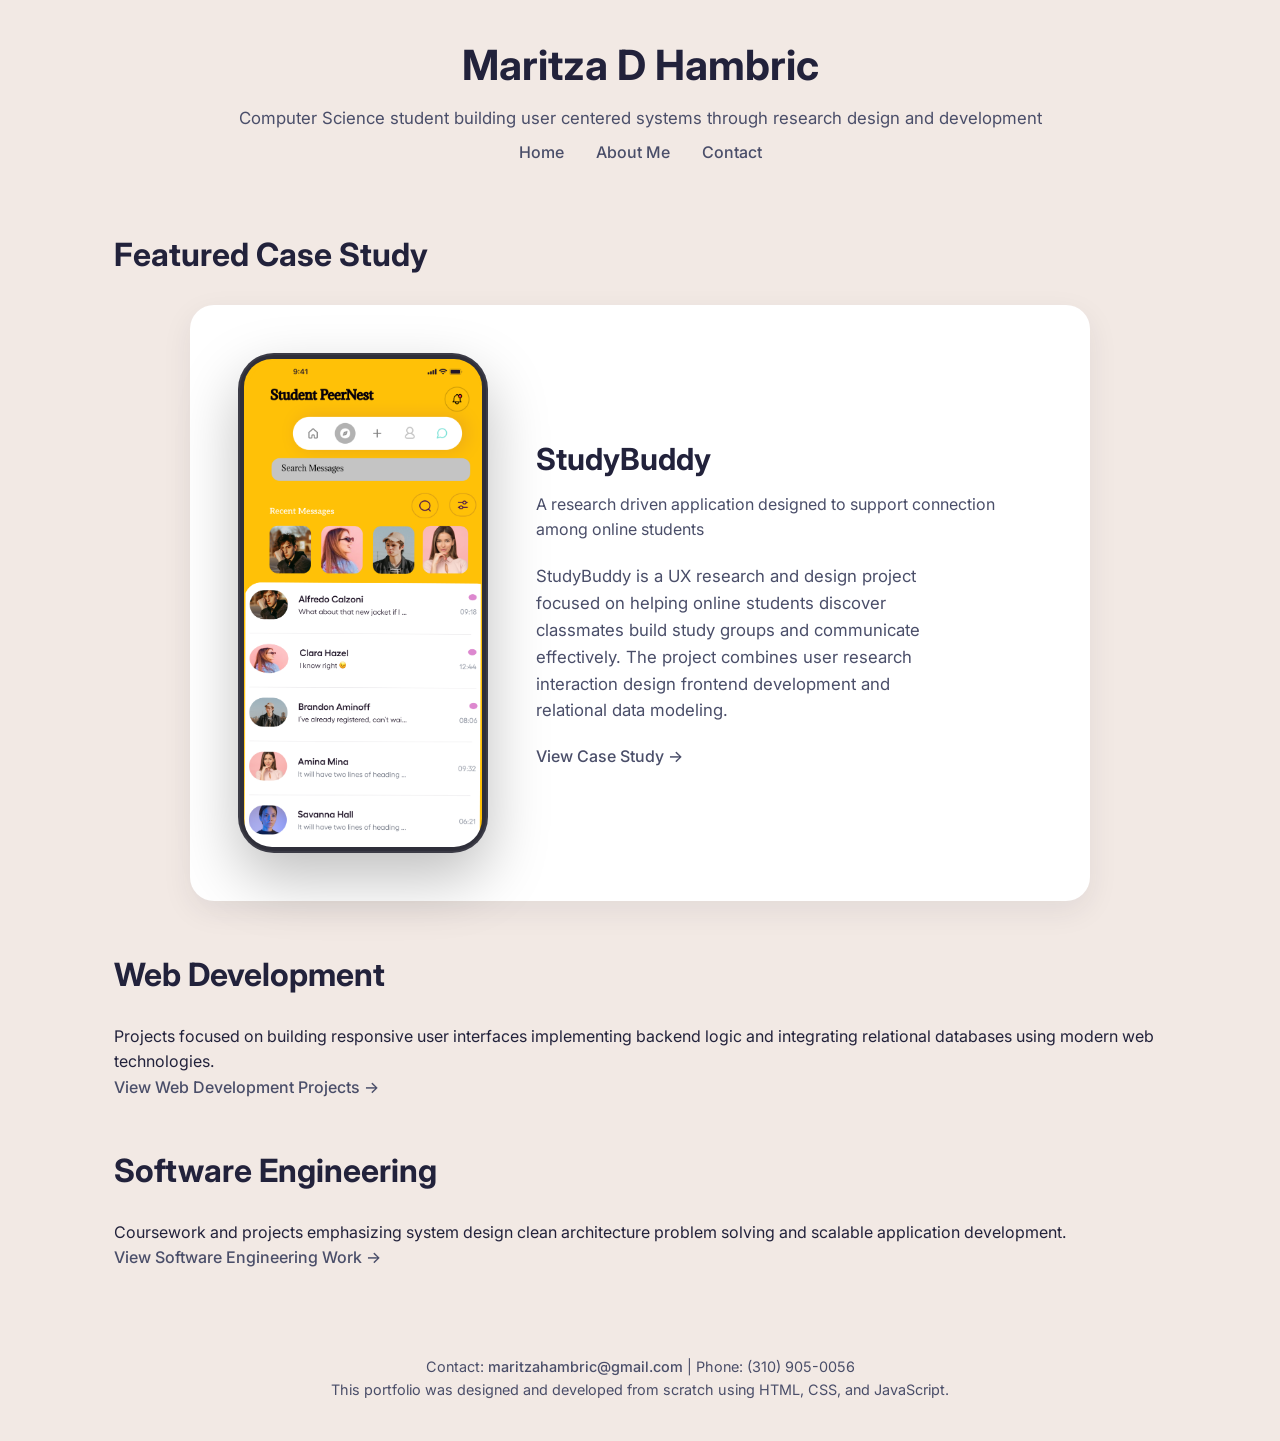
<file: Index.html>
<!DOCTYPE html>
<html lang="en">
<head>
  <meta charset="UTF-8" />
  <meta name="viewport" content="width=device-width, initial-scale=1" />

  <title>Home – Maritza Hambric Portfolio </title>

  <link href="https://fonts.googleapis.com/css2?family=Inter:wght@400;500;600;700&display=swap" rel="stylesheet">
  <link rel="stylesheet" href="styles.css" />
</head>

<body>
  <!-- Header -->
  <header>
    <h1>Maritza D Hambric</h1>
    <p class="hero-subtitle">
      Computer Science student building user centered systems through research design and development
    </p>
    
    

    <nav>
      <ul>
        <li><a href="index.html">Home</a></li>
        <li><a href="about.html">About Me</a></li>
        <li><a href="contact.html">Contact</a></li>
      </ul>
    </nav>
  </header>

  <!-- Case Study -->
  <section id="case-studies">
    <h2>Featured Case Study</h2>

    <div class="case-study-card">
      <figure>
        <div class="phone-frame">
          <div class="prototype-phone">
            <img
              src="images/Messanger.png"
              alt="StudyBuddy messaging interface"
            />
          </div>
        </div>
      </figure>

      <div class="case-study-content">
        <h3>StudyBuddy</h3>
        <p class="case-study-tagline">
          A research driven application designed to support connection among online students
        </p>

        <p class="short-description">
          StudyBuddy is a UX research and design project focused on helping online students
          discover classmates build study groups and communicate effectively.
          The project combines user research interaction design frontend development
          and relational data modeling.
        </p>

        <a href="studybuddy.html" class="read-more">View Case Study</a>
      </div>
    </div>
  </section>

  <!-- Web Development -->
  <section id="web-development">
    <h2>Web Development</h2>
    <p>
      Projects focused on building responsive user interfaces implementing backend logic
      and integrating relational databases using modern web technologies.
    </p>
    <a
      href="https://github.com/your-username/your-project"
      target="_blank"
      class="project-link"
    >
      View Web Development Projects
    </a>
  </section>

  <!-- Software Engineering -->
  <section id="software-engineering">
    <h2>Software Engineering</h2>
    <p>
      Coursework and projects emphasizing system design clean architecture
      problem solving and scalable application development.
    </p>
    <a
      href="https://github.com/your-username/your-software-engineering-project"
      target="_blank"
      class="project-link"
    >
      View Software Engineering Work
    </a>
  </section>

  <!-- Footer -->
  <footer>
    
    <p>
      Contact:
      <a href="mailto:maritzahambric@gmail.com">maritzahambric@gmail.com</a>
      | Phone: (310) 905-0056
    </p>

    <p>
    This portfolio was designed and developed from scratch using HTML, CSS, and JavaScript.
    </p>
  </footer>
</body>
</html>
</file>
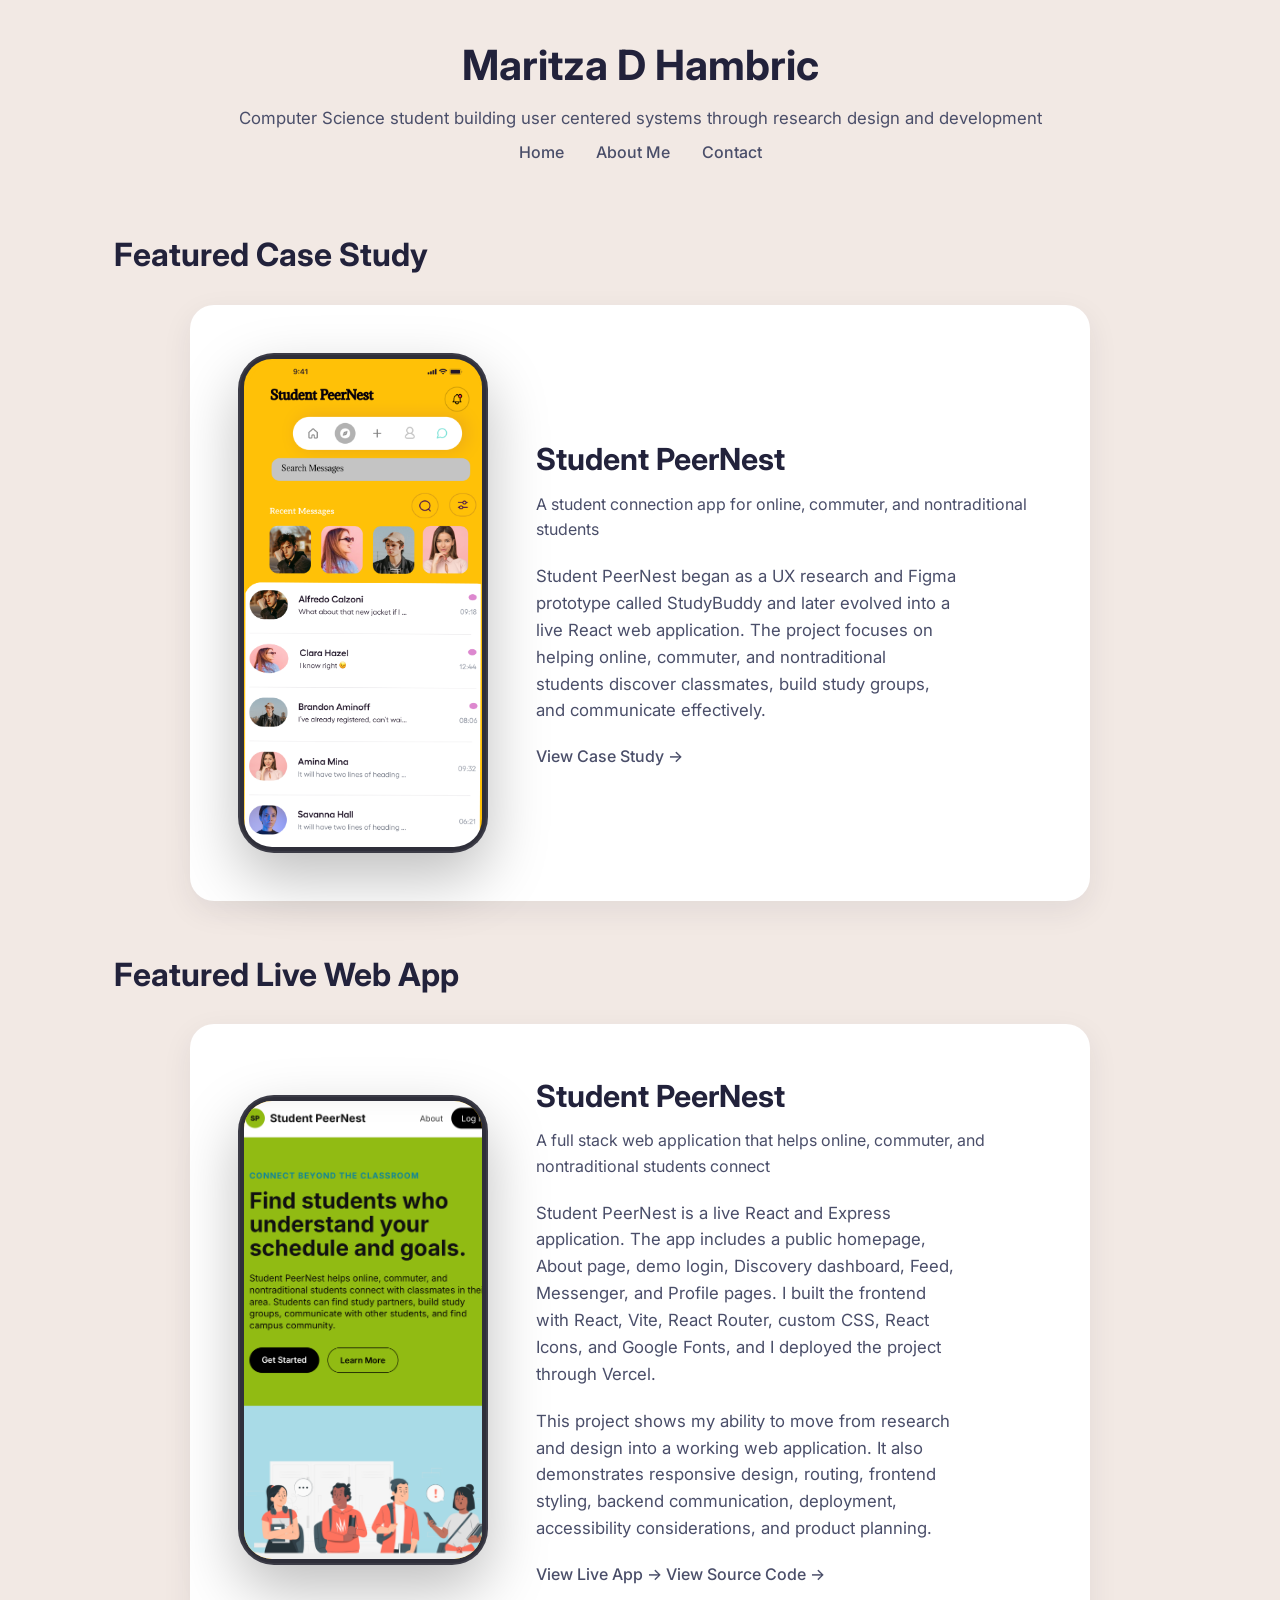
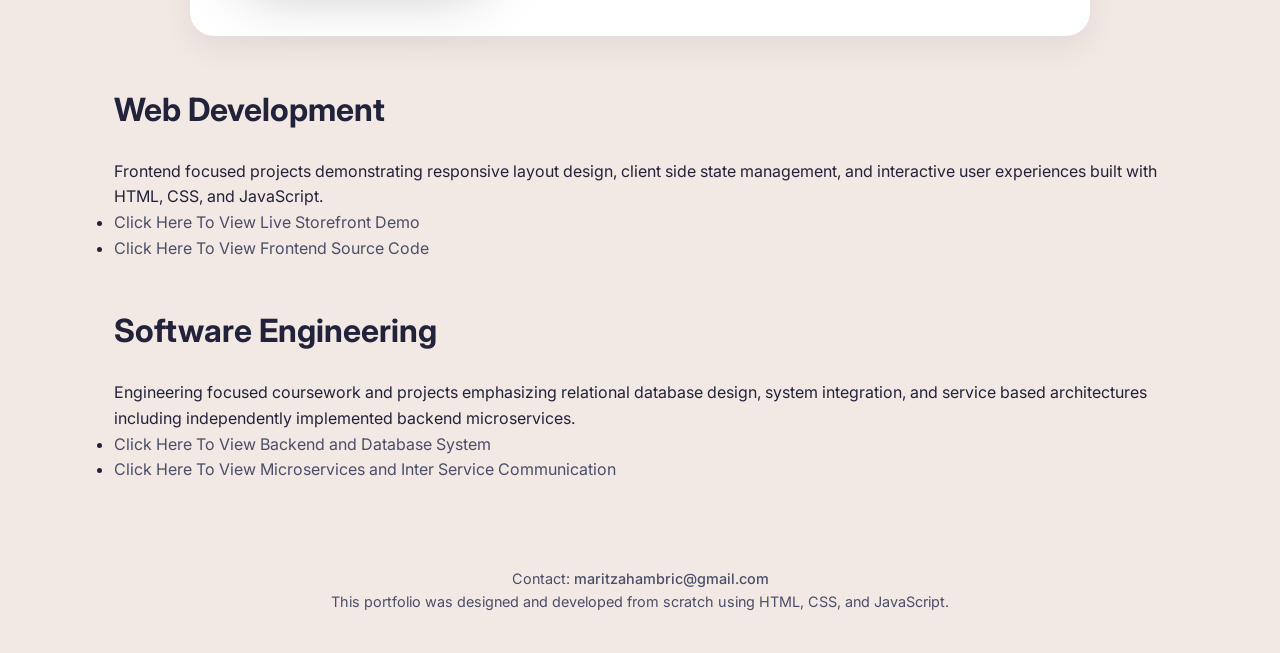
<file: index.html>
<!DOCTYPE html>
<html lang="en">
<head>
  <meta charset="UTF-8" />
  <meta name="viewport" content="width=device-width, initial-scale=1" />

  <title>Home – Maritza Hambric Portfolio</title>

  <link href="https://fonts.googleapis.com/css2?family=Inter:wght@400;500;600;700&display=swap" rel="stylesheet">
  <link rel="stylesheet" href="styles.css" />
</head>

<body>
  <!-- Header -->
  <header>
    <h1>Maritza D Hambric</h1>
    <p class="hero-subtitle">
      Computer Science student building user centered systems through research design and development
    </p>

    <nav>
      <ul>
        <li><a href="index.html">Home</a></li>
        <li><a href="about.html">About Me</a></li>
        <li><a href="contact.html">Contact</a></li>
      </ul>
    </nav>
  </header>

  <!-- Case Study -->
  <section id="case-studies">
    <h2>Featured Case Study</h2>

    <div class="case-study-card">
      <figure>
        <div class="phone-frame">
          <div class="prototype-phone">
            <img
              src="images/Messanger.png"
              alt="Student PeerNest messaging interface"
            />
          </div>
        </div>
      </figure>

      <div class="case-study-content">
        <h3>Student PeerNest</h3>
        <p class="case-study-tagline">
            A student connection app for online, commuter, and nontraditional students
        </p>

        <p class="short-description">
            Student PeerNest began as a UX research and Figma prototype called StudyBuddy and later evolved into a live React web application.
            The project focuses on helping online, commuter, and nontraditional students discover classmates, build study groups, and communicate effectively.

        </p>

        <a href="student-peernest.html" class="read-more">View Case Study</a>
      </div>
    </div>
  </section>

  <!-- Student PeerNest Live Project -->
  <section id="student-peernest">
    <h2>Featured Live Web App</h2>

    <div class="case-study-card">
      <figure class="live-app-preview">
        <div class="phone-frame">
          <div class="prototype-phone">
            <img
              src="images/student-peernest.png"
              alt="Student PeerNest live web app dashboard"
            />
          </div>
        </div>
      </figure>

      <div class="case-study-content">
        <h3>Student PeerNest</h3>

        <p class="case-study-tagline">
          A full stack web application that helps online, commuter, and nontraditional students connect
        </p>

        <p class="short-description">
          Student PeerNest is a live React and Express application. The app includes a public homepage, About page, demo login,
          Discovery dashboard, Feed, Messenger, and Profile pages. I built the frontend with
          React, Vite, React Router, custom CSS, React Icons, and Google Fonts, and I deployed
          the project through Vercel.
        </p>

        <p class="short-description">
          This project shows my ability to move from research and design into a working web
          application. It also demonstrates responsive design, routing, frontend styling,
          backend communication, deployment, accessibility considerations, and product planning.
        </p>

        <div class="project-links">
          <a
            href="https://student-peernest-rho.vercel.app"
            target="_blank"
            class="read-more"
          >
            View Live App
          </a>

          <a
            href="https://github.com/mhambric/Student-PeerNest"
            target="_blank"
            class="read-more secondary-link"
          >
            View Source Code
          </a>
        </div>
      </div>
    </div>
  </section>

  <!-- Web Development -->
  <section id="web-development">
    <h2>Web Development</h2>
    <p>
      Frontend focused projects demonstrating responsive layout design,
      client side state management, and interactive user experiences
      built with HTML, CSS, and JavaScript.
    </p>

    <ul>
      <li>
        <a href="https://exotic-fruit-frontend.vercel.app/" target="_blank">
          Click Here To View Live Storefront Demo
        </a>
      </li>
    </ul>

    <ul>
      <li>
        <a href="https://github.com/mhambric/exotic-fruit-frontend" target="_blank">
          Click Here To View Frontend Source Code
        </a>
      </li>
    </ul>
  </section>

  <!-- Software Engineering -->
  <section id="software-engineering">
    <h2>Software Engineering</h2>

    <p>
      Engineering focused coursework and projects emphasizing relational database design,
      system integration, and service based architectures including independently
      implemented backend microservices.
    </p>

    <ul>
      <li>
        <a href="https://github.com/mhambric/exotic-fruit-database" target="_blank">
          Click Here To View Backend and Database System
        </a>
      </li>

      <li>
        <a href="https://github.com/mhambric/exotic-fruit-microservices" target="_blank">
          Click Here To View Microservices and Inter Service Communication
        </a>
      </li>
    </ul>
  </section>

  <!-- Footer -->
  <footer>
    <p>
      Contact:
      <a href="mailto:maritzahambric@gmail.com">maritzahambric@gmail.com</a>
    </p>

    <p>
      This portfolio was designed and developed from scratch using HTML, CSS, and JavaScript.
    </p>
  </footer>
</body>
</html>
</file>
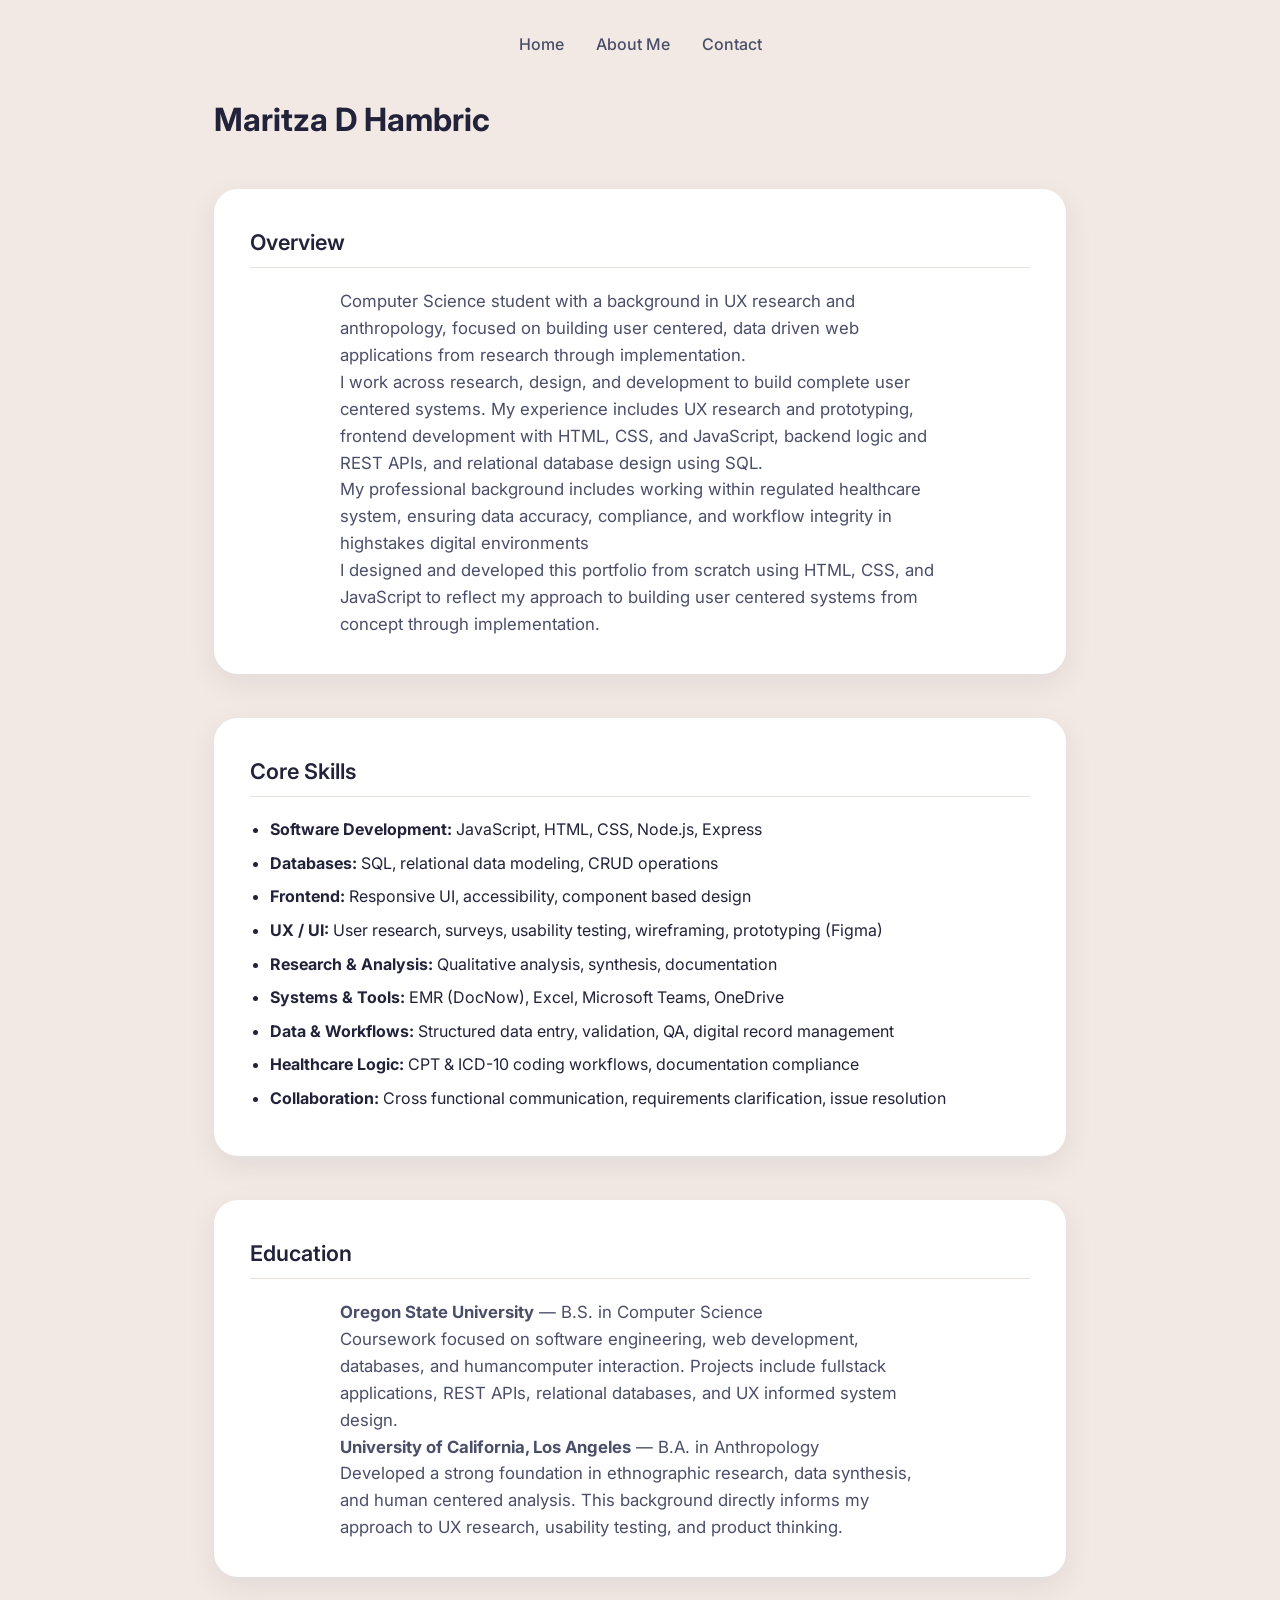
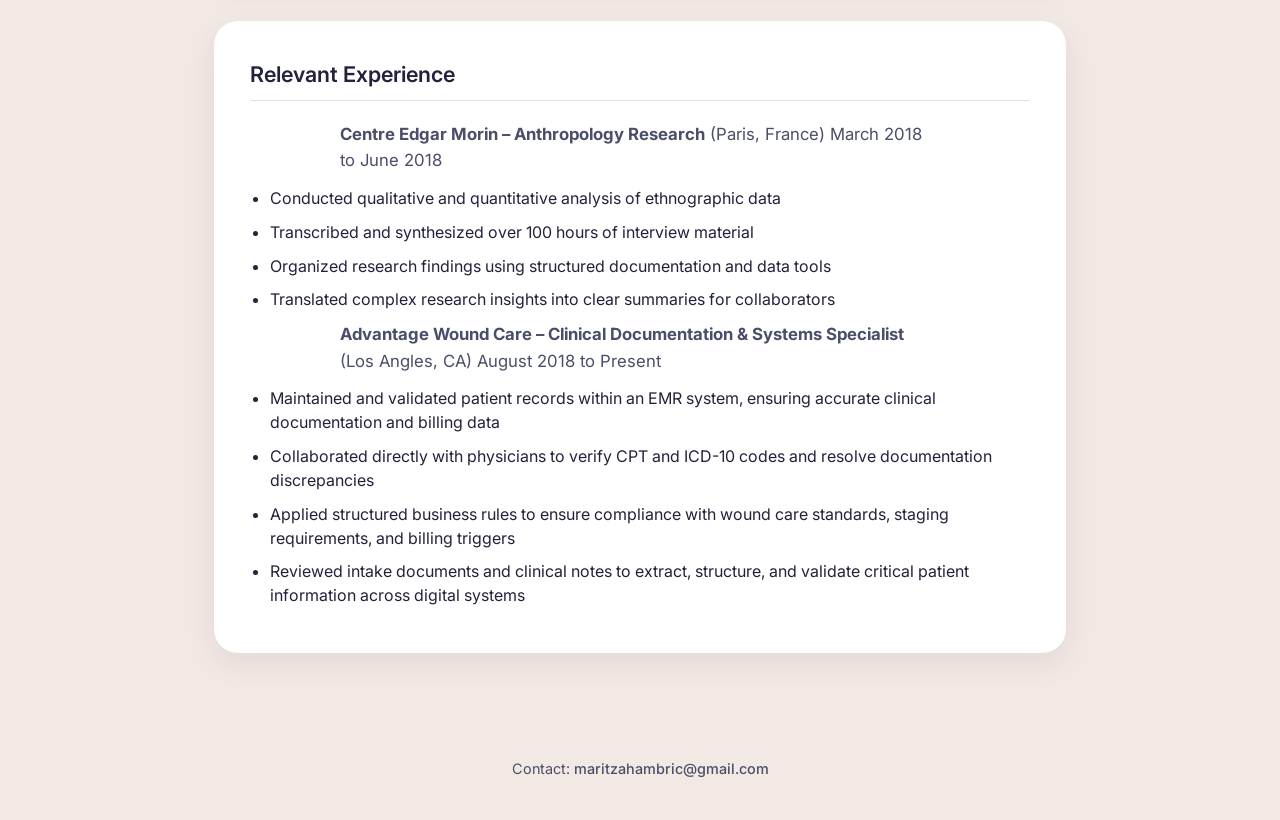
<file: about.html>
<!DOCTYPE html>
<html lang="en">
<head>
  <meta charset="UTF-8" />
  <meta name="viewport" content="width=device-width, initial-scale=1" />

  <title>About Me - Maritza Hambric</title>

  <link href="https://fonts.googleapis.com/css2?family=Inter:wght@400;500;600;700&display=swap" rel="stylesheet">
  <link rel="stylesheet" href="styles.css" />
</head>

<body>
  <!-- Header -->
  <header>
    <nav>
      <ul>
        <li><a href="index.html">Home</a></li>
        <li><a href="about.html">About Me</a></li>
        <li><a href="contact.html">Contact</a></li>
      </ul>
    </nav>
  </header>

  <!-- Main content -->
  <main class="about-container">
    <h1 class="about-name">Maritza D Hambric</h1>

    <!-- Overview -->
    <section class="about-section">
      <h2 class="section-title">Overview</h2>
      <p>
        Computer Science student with a background in UX research and anthropology, focused on building
        user centered, data driven web applications from research through implementation.
      </p>
      <p>
        I work across research, design, and development to build complete user centered systems. My experience includes
        UX research and prototyping, frontend development with HTML, CSS, and JavaScript, backend logic and REST APIs,
        and relational database design using SQL.
      </p>
      <p>
        My professional background includes working within regulated healthcare system,
        ensuring data accuracy, compliance, and workflow integrity in highstakes digital environments
      </p>
      <p>
        I designed and developed this portfolio from scratch using HTML, CSS, and JavaScript to reflect my approach to
        building user centered systems from concept through implementation.
      </p>
    </section>

    <!-- Core Skills -->
    <section class="about-section">
      <h2 class="section-title">Core Skills</h2>
      <ul class="about-list">
        <li><strong>Software Development:</strong> JavaScript, HTML, CSS, Node.js, Express</li>
        <li><strong>Databases:</strong> SQL, relational data modeling, CRUD operations</li>
        <li><strong>Frontend:</strong> Responsive UI, accessibility, component based design</li>
        <li><strong>UX / UI:</strong> User research, surveys, usability testing, wireframing, prototyping (Figma)</li>
        <li><strong>Research & Analysis:</strong> Qualitative analysis, synthesis, documentation</li>
        <li><strong>Systems & Tools:</strong> EMR (DocNow), Excel, Microsoft Teams, OneDrive</li>
        <li><strong>Data & Workflows:</strong> Structured data entry, validation, QA, digital record management</li>
        <li><strong>Healthcare Logic:</strong> CPT & ICD-10 coding workflows, documentation compliance</li>
        <li><strong>Collaboration:</strong> Cross functional communication, requirements clarification, issue resolution</li>
      </ul>

    </section>

    <!-- Education -->
    <section class="about-section">
      <h2 class="section-title">Education</h2>

      <p><strong>Oregon State University</strong> — B.S. in Computer Science</p>
      <p>
        Coursework focused on software engineering, web development, databases, and humancomputer interaction.
        Projects include fullstack applications, REST APIs, relational databases, and UX informed system design.
      </p>

      <p><strong>University of California, Los Angeles</strong> — B.A. in Anthropology</p>
      <p>
        Developed a strong foundation in ethnographic research, data synthesis, and human centered analysis.
        This background directly informs my approach to UX research, usability testing, and product thinking.
      </p>
    </section>

    <!-- Relevant Experience -->
    <section class="about-section">
      <h2 class="section-title">Relevant Experience</h2>

      <p><strong>Centre Edgar Morin – Anthropology Research</strong> (Paris, France) March 2018 to June 2018</p>
      <ul class="about-list">
        <li>Conducted qualitative and quantitative analysis of ethnographic data</li>
        <li>Transcribed and synthesized over 100 hours of interview material</li>
        <li>Organized research findings using structured documentation and data tools</li>
        <li>Translated complex research insights into clear summaries for collaborators</li>
      </ul>

      <p><strong>Advantage Wound Care – Clinical Documentation & Systems Specialist</strong> (Los Angles, CA) August 2018 to Present</p>
      <ul class="about-list">
        <li>Maintained and validated patient records within an EMR system, ensuring accurate clinical documentation and billing data</li>
        <li>Collaborated directly with physicians to verify CPT and ICD-10 codes and resolve documentation discrepancies</li>
        <li>Applied structured business rules to ensure compliance with wound care standards, staging requirements, and billing triggers</li>
        <li>Reviewed intake documents and clinical notes to extract, structure, and validate critical patient information across digital systems</li>
      </ul>


    </section>
  </main>

  <!-- Footer -->
  <footer>
    <p>
      Contact:
      <a href="mailto:maritzahambric@gmail.com">maritzahambric@gmail.com</a>
    </p>
  </footer>
</body>
</html>
</file>
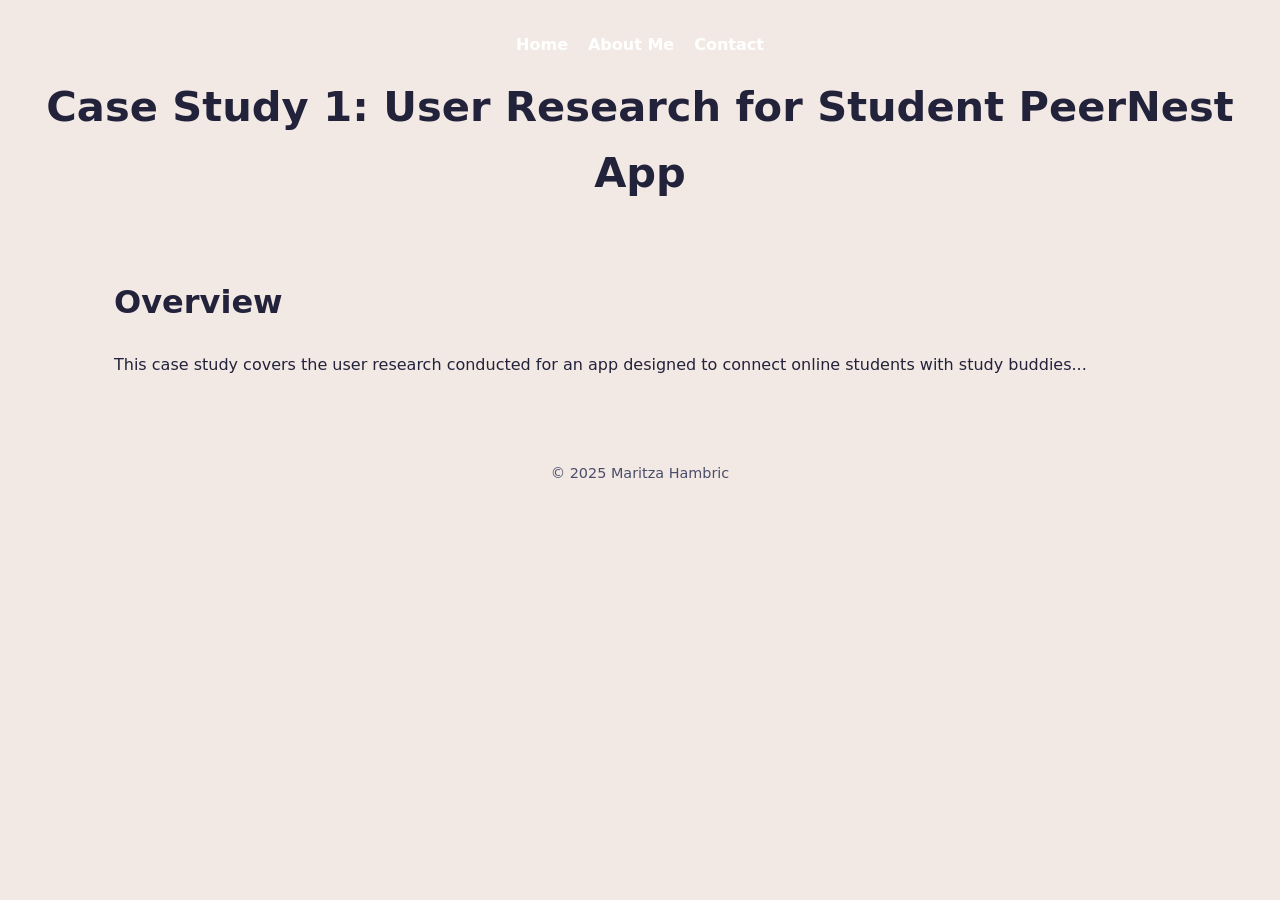
<file: case-study1.html>
<!DOCTYPE html>
<html lang="en">
<head>
  <meta charset="UTF-8" />
  <meta name="viewport" content="width=device-width, initial-scale=1" />
  <title>Case Study 1: User Research for Student PeerNest App</title>
  <link rel="stylesheet" href="styles.css" />
  <style>
    /* Add some spacing below header for content */
    header {
      margin-bottom: 2rem;
      text-align: center; /* keeps consistent with styles.css */
    }

    nav ul {
      display: flex;
      justify-content: center;
      gap: 20px;
      padding: 0;
      margin: 0 0 1rem 0;
      list-style: none;
    }

    nav ul li a {
      font-weight: bold;
      font-size: 1rem;
      color: white; /* consistent with header text */
      text-decoration: none;
    }

    nav ul li a:hover {
      text-decoration: underline;
      color: #ddd;
    }
  </style>
</head>
<body>
  <header>
    <nav>
      <ul>
        <li><a href="index.html">Home</a></li>
        <li><a href="about.html">About Me</a></li>
        <li><a href="contact.html">Contact</a></li>
      </ul>
    </nav>

    <h1>Case Study 1: User Research for Student PeerNest App</h1>
  </header>

  <section>
    <h2>Overview</h2>
    <p>This case study covers the user research conducted for an app designed to connect online students with study buddies...</p>
    <!-- Add more details here -->
  </section>

  <footer>
    <p>&copy; 2025 Maritza Hambric</p>
  </footer>
</body>
</html>
</file>
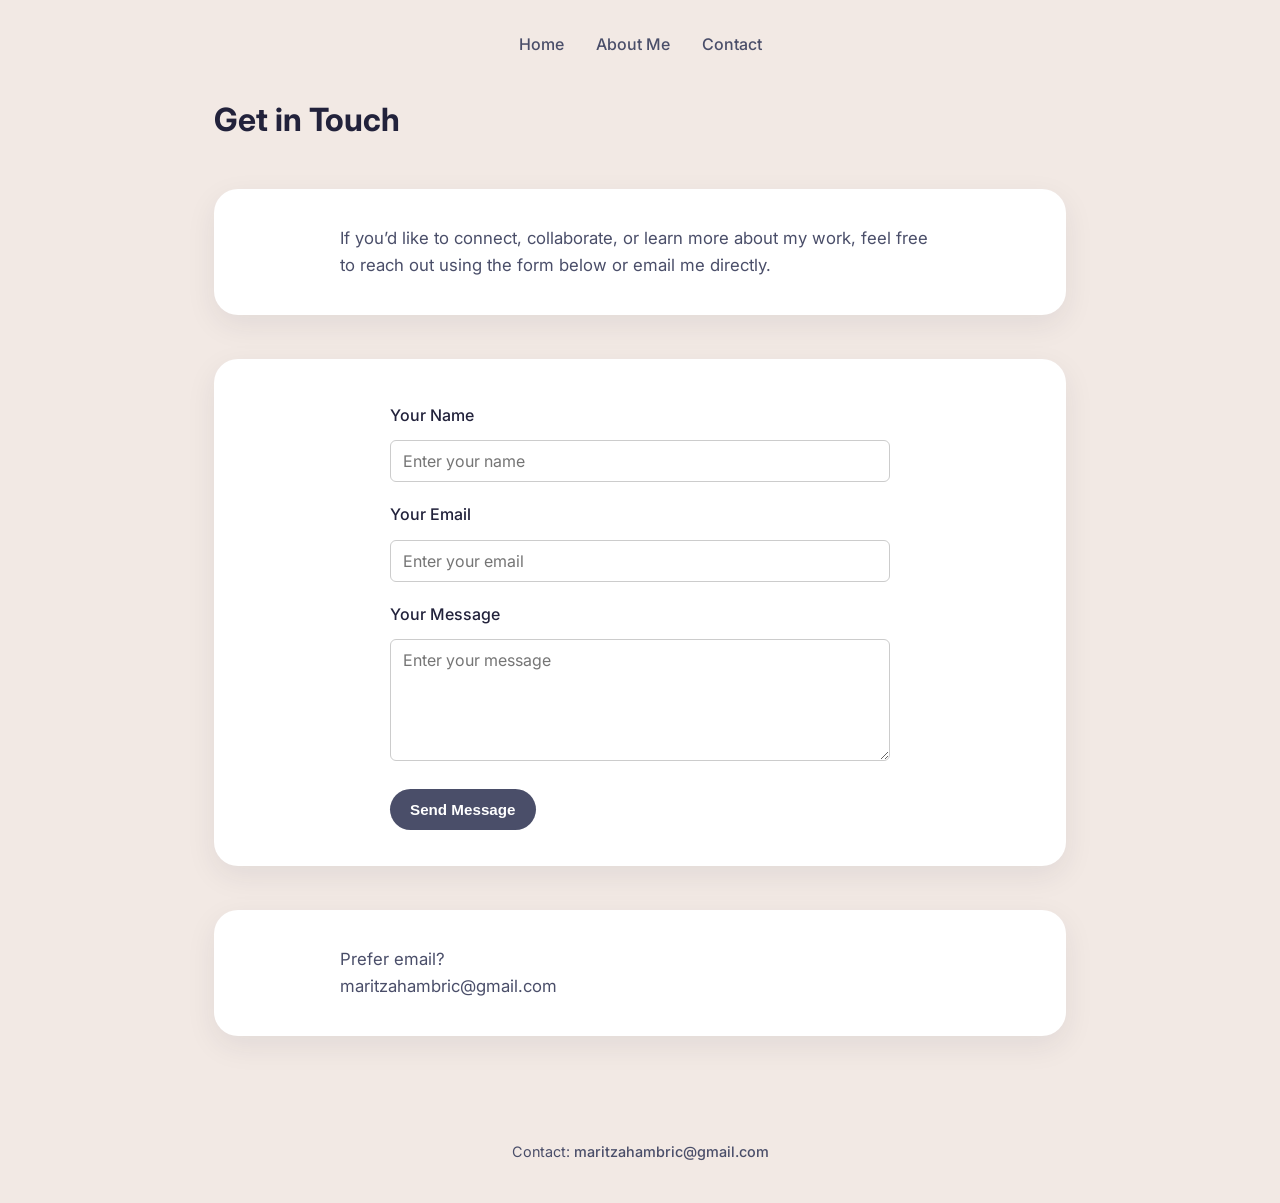
<file: contact.html>
<!DOCTYPE html>
<html lang="en">
<head>
  <meta charset="UTF-8" />
  <meta name="viewport" content="width=device-width, initial-scale=1.0" />

  <title>Contact - Maritza Hambric</title>

  <link href="https://fonts.googleapis.com/css2?family=Inter:wght@400;500;600;700&display=swap" rel="stylesheet">
  <link rel="stylesheet" href="styles.css">
</head>

<body>
  <header>
    <nav>
      <ul>
        <li><a href="index.html">Home</a></li>
        <li><a href="about.html">About Me</a></li>
        <li><a href="contact.html">Contact</a></li>
      </ul>
    </nav>
  </header>

  <main class="about-container">
    <h1 class="about-name">Get in Touch</h1>

    <section class="about-section">
      <p>
        If you’d like to connect, collaborate, or learn more about my work,
        feel free to reach out using the form below or email me directly.
      </p>
    </section>
<!-- used formspree to generate contact form, added message alert and redirect to contact page once form is subitted-->
    <section id="contact" class="about-section">
      <form method="POST" action="https://formspree.io/f/xeeeoerj">
        <input type="hidden" name="_subject" value="New message from portfolio site">
        <input type="hidden" name="_next" value="https://maritza-d-hambric-portfolio.vercel.app/contact.html?success=true">

        <label for="name">Your Name</label>
        <input
          type="text"
          id="name"
          name="name"
          required
          placeholder="Enter your name"
        />
<!-- Email input -->
        <label for="email">Your Email</label>
        <input
          type="email"
          id="email"
          name="email"
          required
          placeholder="Enter your email"
        />
<!-- message input -->
        <label for="message">Your Message</label>
        <textarea
          id="message"
          name="message"
          rows="5"
          required
          placeholder="Enter your message"
        ></textarea>
<!-- submit message/imput -->
        <button type="submit" class="submit-button">Send Message</button>
      </form>
    </section>

    <section class="about-section">
      <p>
        Prefer email?
        <br />
        <a href="mailto:maritzahambric@gmail.com">
          maritzahambric@gmail.com
        </a>
      </p>
    </section>
  </main>

  <footer>
    <p>
      Contact:
      <a href="mailto:maritzahambric@gmail.com">maritzahambric@gmail.com</a>
    </p>
  </footer>
</body>
</html>
</file>
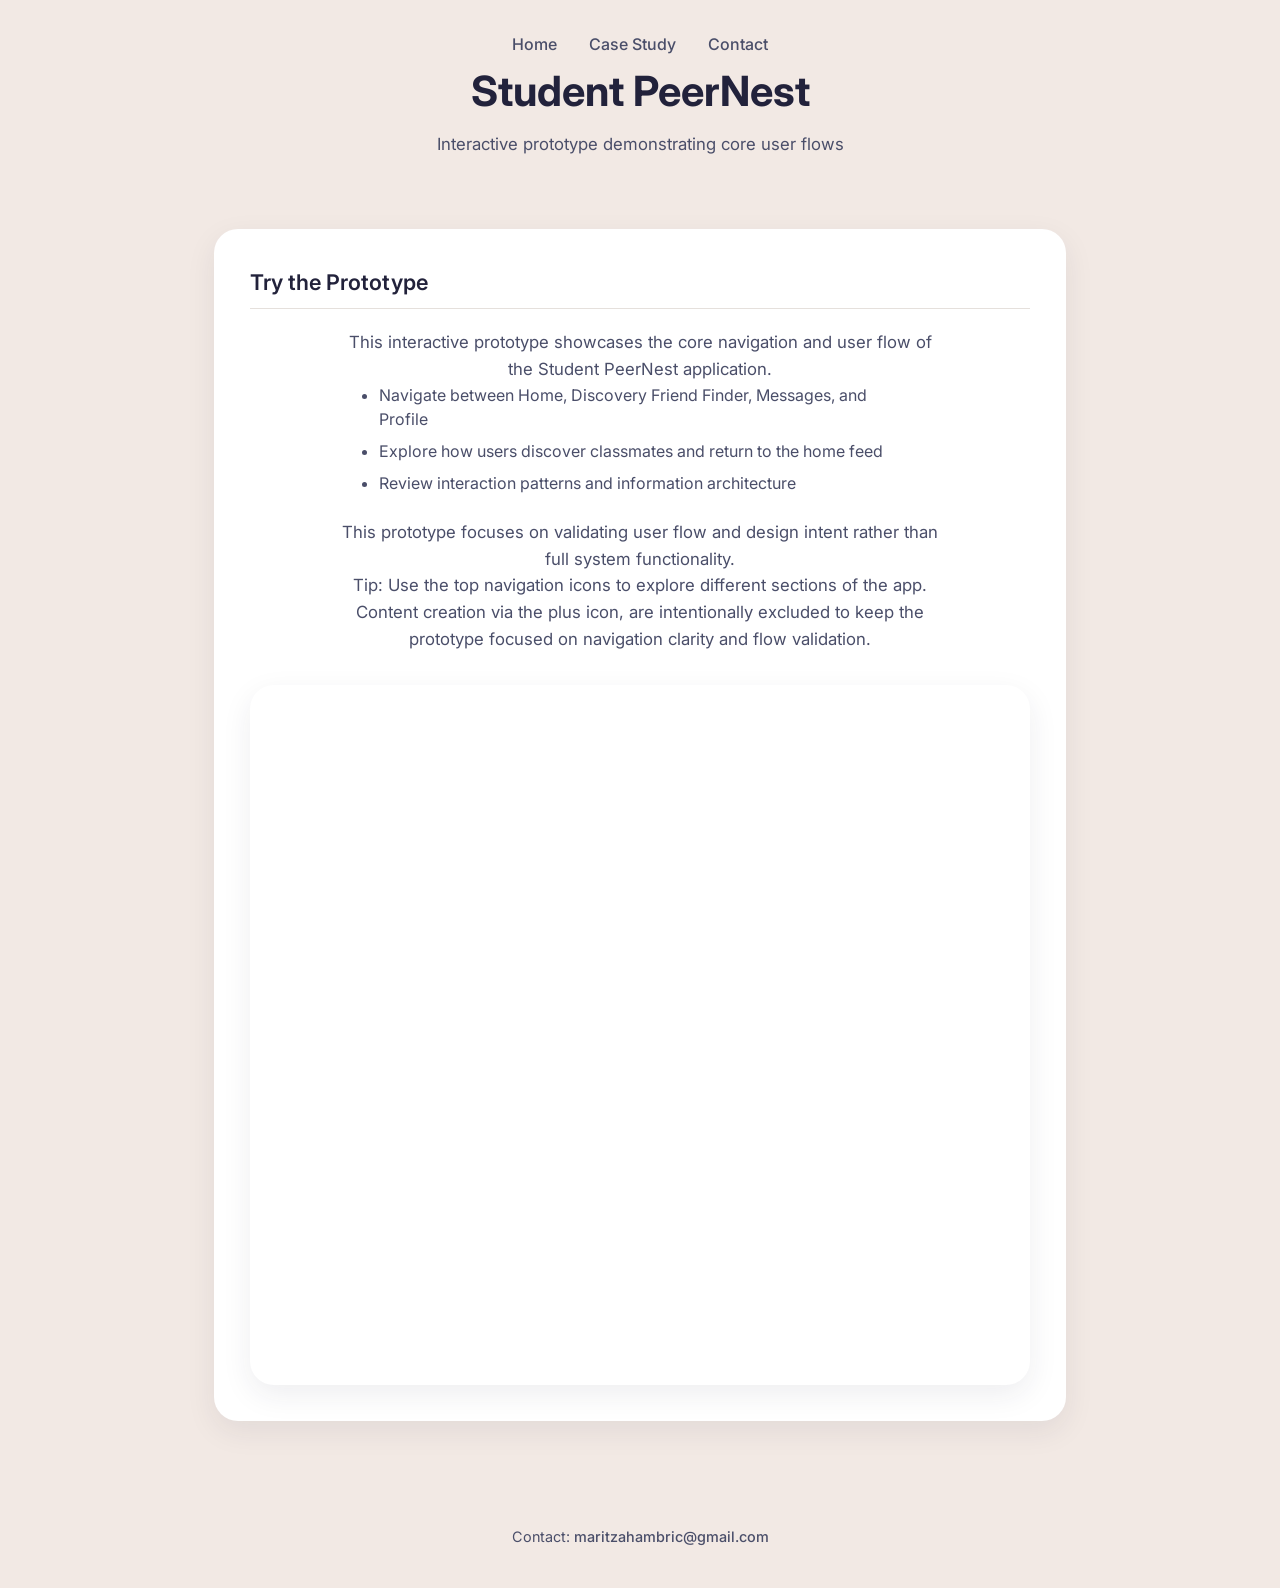
<file: prototype.html>
<!DOCTYPE html>
<html lang="en">
<head>
  <meta charset="UTF-8" />
  <meta name="viewport" content="width=device-width, initial-scale=1" />

  <title>Student PeerNest Prototype – Maritza Hambric</title>

  <link
    href="https://fonts.googleapis.com/css2?family=Inter:wght@400;500;600;700&display=swap"
    rel="stylesheet"
  />
  <link rel="stylesheet" href="styles.css" />
</head>

<body>
  <header>
    <nav>
      <ul>
        <li><a href="index.html">Home</a></li>
        <li><a href="student-peernest.html">Case Study</a></li>
        <li><a href="contact.html">Contact</a></li>
      </ul>
    </nav>

    <h1>Student PeerNest</h1>
    <p class="hero-subtitle">
      Interactive prototype demonstrating core user flows
    </p>
  </header>

  <main class="about-container">
    <section class="about-section">
      <h2 class="section-title">Try the Prototype</h2>
      <p class="prototype-intro">
        This interactive prototype showcases the core navigation and user flow of the Student PeerNest application.
    </p>

    <ul class="prototype-points">
        <li>Navigate between Home, Discovery Friend Finder, Messages, and Profile</li>
        <li>Explore how users discover classmates and return to the home feed</li>
        <li>Review interaction patterns and information architecture</li>
    </ul>

    <p class="prototype-note">
    This prototype focuses on validating user flow and design intent rather than full system functionality.
    </p>


      <p class="prototype-hint">
            Tip: Use the top navigation icons to explore different sections of the app. Content creation via the plus icon,
            are intentionally excluded to keep the prototype focused on navigation clarity and flow validation.
      </p>


      <div class="figma-embed">
        <iframe
         src="https://embed.figma.com/proto/szVmiFd32Lcp6u1grCopxI/CASE-STUDY-1?node-id=2-683&scaling=scale
         -down&content-scaling=fixed&page-id=0%3A1&embed-host=share"
         allowfullscreen>
        </iframe>
      </div>
    </section>
  </main>

  <footer>
    <p>
      Contact:
      <a href="mailto:maritzahambric@gmail.com">maritzahambric@gmail.com</a>
    </p>
  </footer>
</body>
</html>
</file>
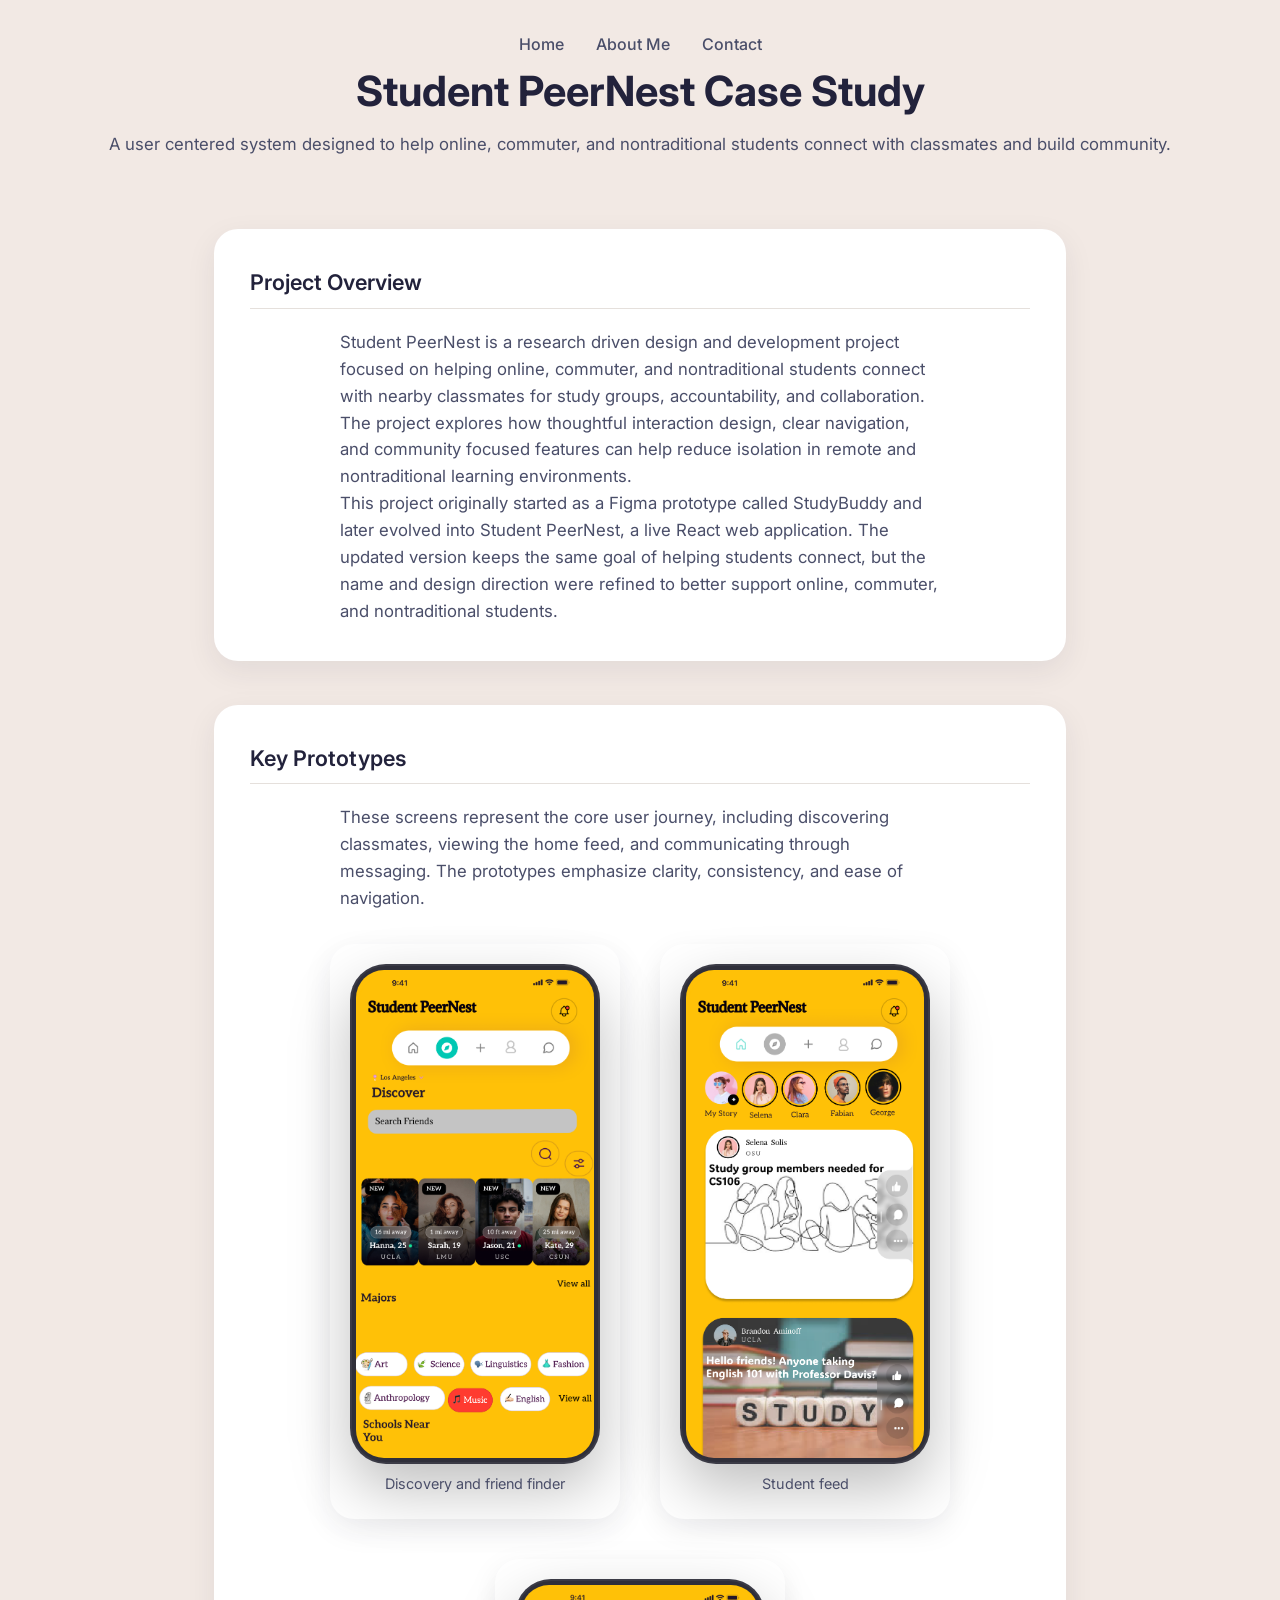
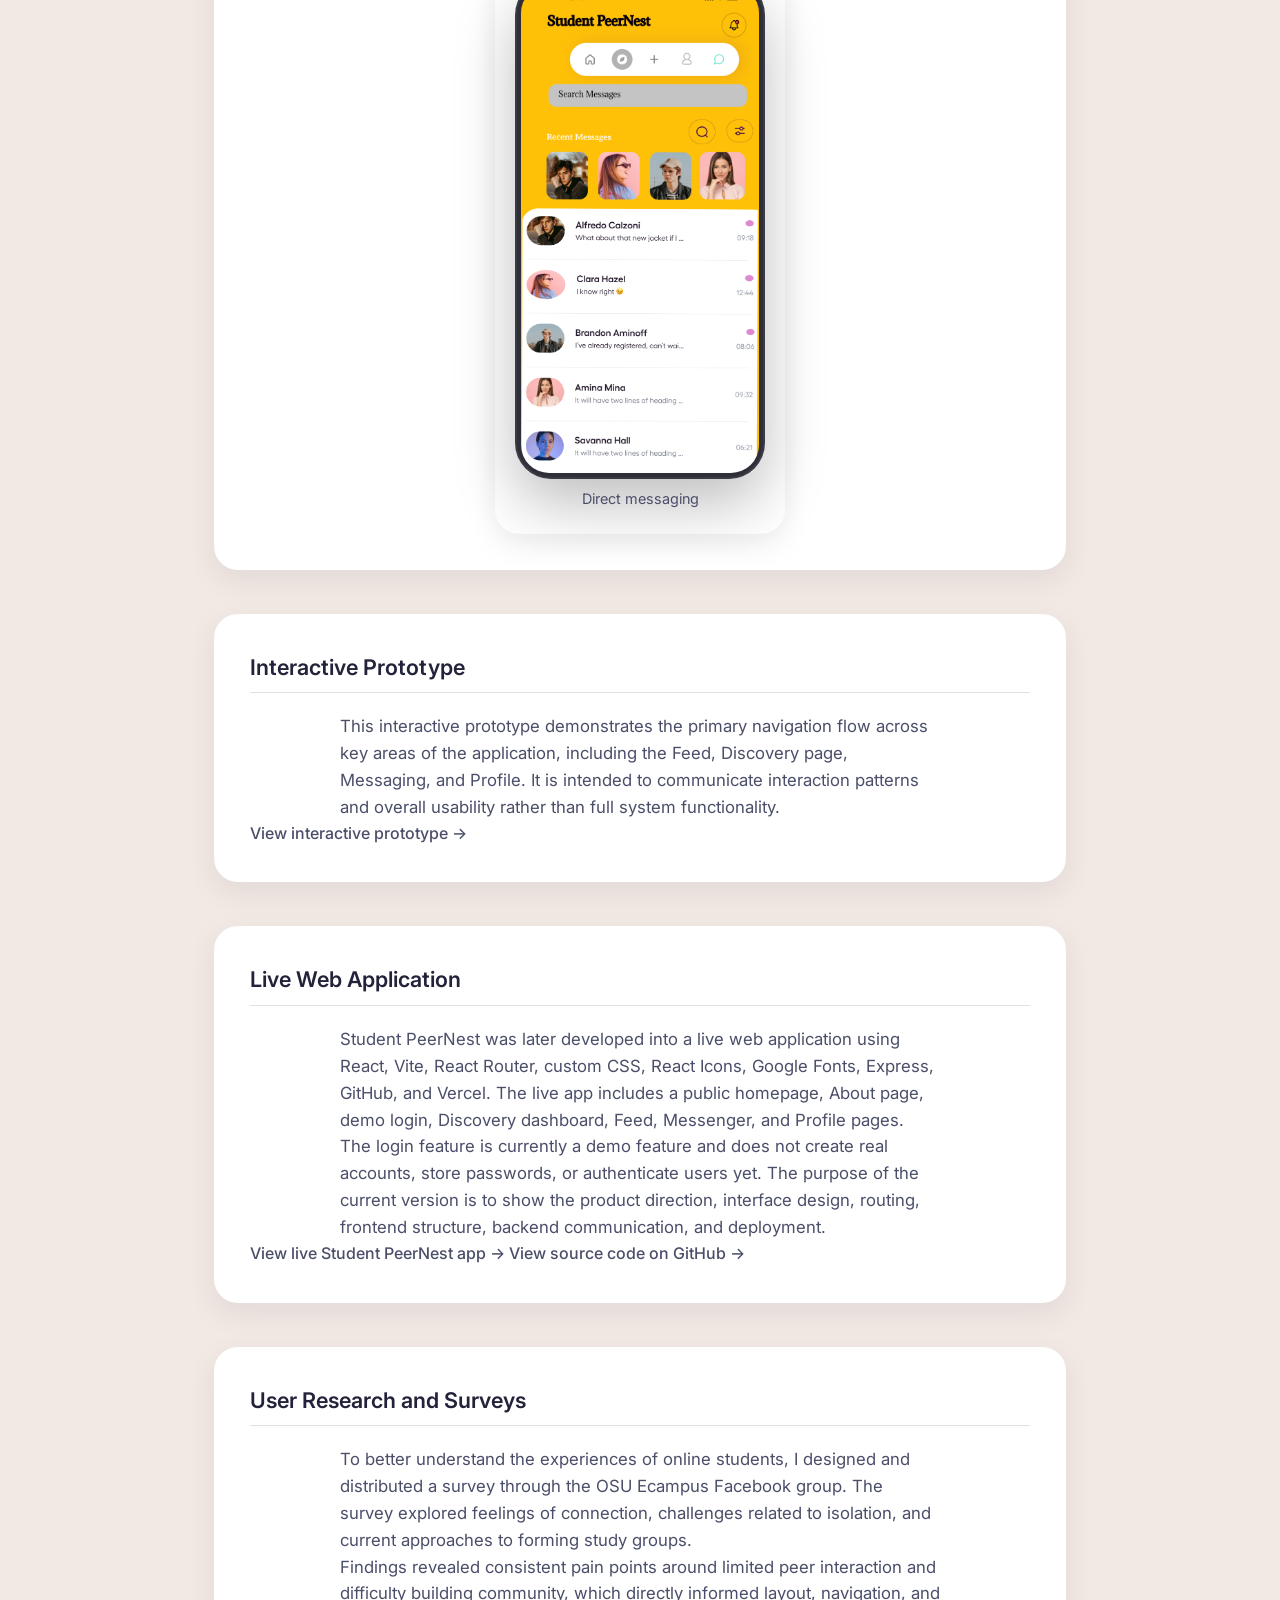
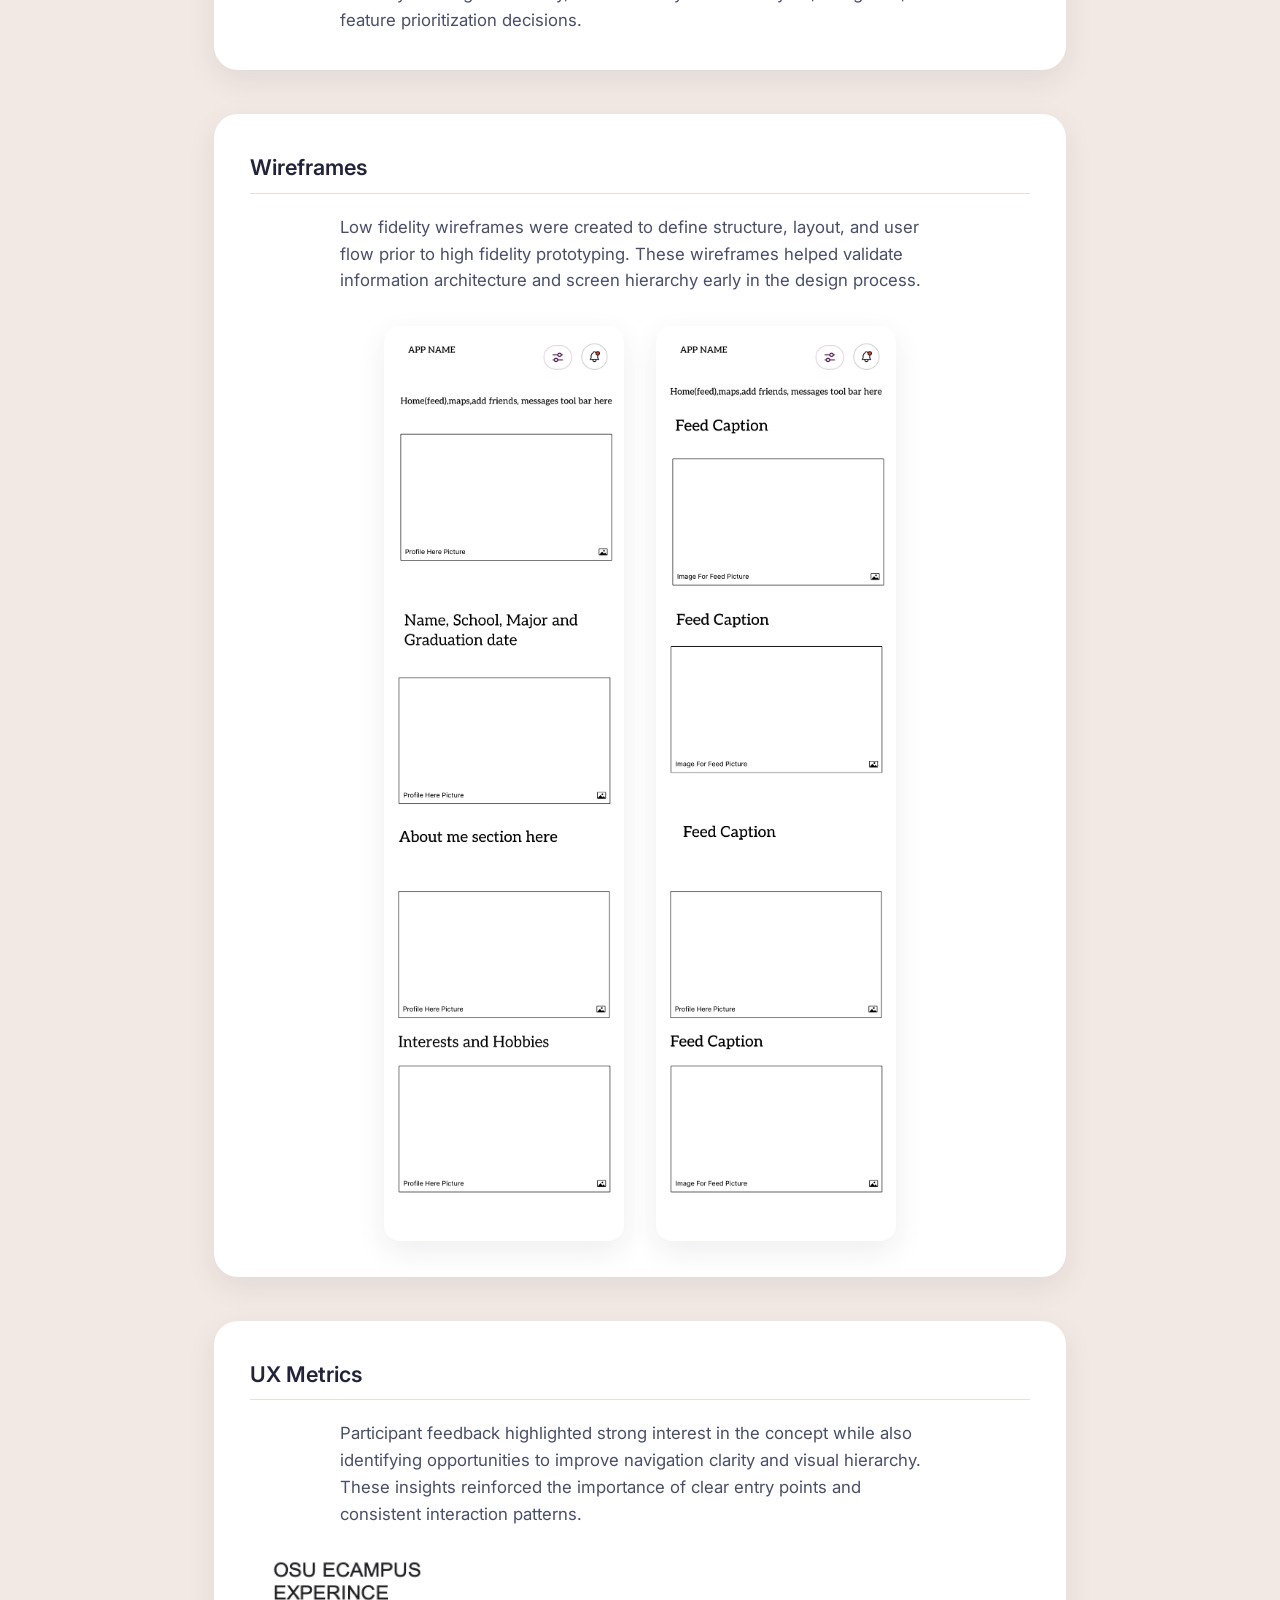
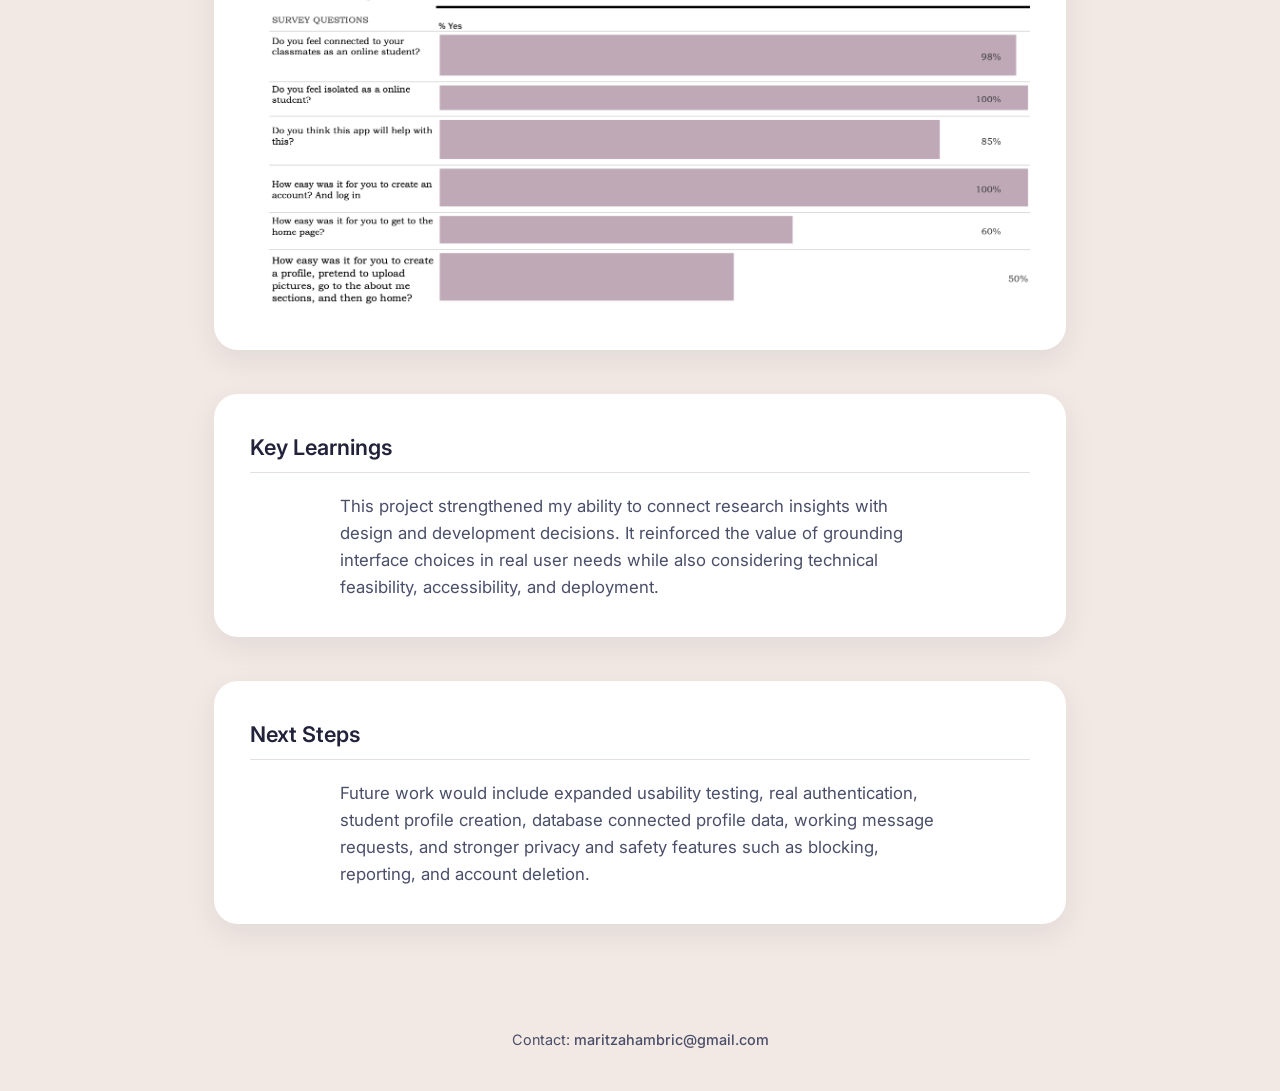
<file: student-peernest.html>
<!DOCTYPE html>
<html lang="en">
<head>
  <meta charset="UTF-8" />
  <meta name="viewport" content="width=device-width, initial-scale=1" />

  <title>Student PeerNest Case Study | Maritza D Hambric</title>

  <link
    href="https://fonts.googleapis.com/css2?family=Inter:wght@400;500;600;700&display=swap"
    rel="stylesheet"
  />
  <link rel="stylesheet" href="styles.css" />
</head>

<body>
  <!-- Header -->
  <header>
    <nav>
      <ul>
        <li><a href="index.html">Home</a></li>
        <li><a href="about.html">About Me</a></li>
        <li><a href="contact.html">Contact</a></li>
      </ul>
    </nav>

    <h1>Student PeerNest Case Study</h1>
    <p class="hero-subtitle">
      A user centered system designed to help online, commuter, and nontraditional students connect with classmates and build community.
    </p>
  </header>

  <!-- Main content -->
  <main class="about-container">

    <!-- Project Overview -->
    <section class="about-section">
      <h2 class="section-title">Project Overview</h2>
      <p>
        Student PeerNest is a research driven design and development project focused on helping
        online, commuter, and nontraditional students connect with nearby classmates for study
        groups, accountability, and collaboration. The project explores how thoughtful interaction
        design, clear navigation, and community focused features can help reduce isolation in
        remote and nontraditional learning environments.
      </p>

      <p>
        This project originally started as a Figma prototype called StudyBuddy and later evolved
        into Student PeerNest, a live React web application. The updated version keeps the same
        goal of helping students connect, but the name and design direction were refined to better
        support online, commuter, and nontraditional students.
      </p>
    </section>

    <!-- Key Prototypes -->
    <section class="about-section">
      <h2 class="section-title">Key Prototypes</h2>

      <p>
        These screens represent the core user journey, including discovering classmates, viewing
        the home feed, and communicating through messaging. The prototypes emphasize clarity,
        consistency, and ease of navigation.
      </p>

      <div class="prototype-row">
        <figure>
          <div class="phone-frame">
            <div class="prototype-phone">
              <img
                src="images/Discovery page.png"
                alt="Student PeerNest discovery screen for finding classmates nearby"
              />
            </div>
          </div>
          <figcaption>Discovery and friend finder</figcaption>
        </figure>

        <figure>
          <div class="phone-frame">
            <div class="prototype-phone">
              <img
                src="images/Home Page.png"
                alt="Student PeerNest home feed prototype"
              />
            </div>
          </div>
          <figcaption>Student feed</figcaption>
        </figure>

        <figure>
          <div class="phone-frame">
            <div class="prototype-phone">
              <img
                src="images/Messanger.png"
                alt="Student PeerNest direct messaging prototype"
              />
            </div>
          </div>
          <figcaption>Direct messaging</figcaption>
        </figure>
      </div>
    </section>

    <!-- Interactive Prototype -->
    <section class="about-section">
      <h2 class="section-title">Interactive Prototype</h2>
      <p>
        This interactive prototype demonstrates the primary navigation flow across key areas of
        the application, including the Feed, Discovery page, Messaging, and Profile. It is intended
        to communicate interaction patterns and overall usability rather than full system
        functionality.
      </p>

      <a href="prototype.html" class="project-link">
        View interactive prototype
      </a>
    </section>

    <!-- Live Web App -->
    <section class="about-section">
      <h2 class="section-title">Live Web Application</h2>

      <p>
        Student PeerNest was later developed into a live web application using React, Vite,
        React Router, custom CSS, React Icons, Google Fonts, Express, GitHub, and Vercel. The
        live app includes a public homepage, About page, demo login, Discovery dashboard,
        Feed, Messenger, and Profile pages.
      </p>

      <p>
        The login feature is currently a demo feature and does not create real accounts, store
        passwords, or authenticate users yet. The purpose of the current version is to show the
        product direction, interface design, routing, frontend structure, backend communication,
        and deployment.
      </p>

      <a href="https://student-peernest-rho.vercel.app" target="_blank" class="project-link">
        View live Student PeerNest app
      </a>

      <a href="https://github.com/mhambric/Student-PeerNest" target="_blank" class="project-link">
        View source code on GitHub
      </a>
    </section>

    <!-- User Research -->
    <section class="about-section">
      <h2 class="section-title">User Research and Surveys</h2>

      <p>
        To better understand the experiences of online students, I designed and distributed a
        survey through the OSU Ecampus Facebook group. The survey explored feelings of
        connection, challenges related to isolation, and current approaches to forming study
        groups.
      </p>

      <p>
        Findings revealed consistent pain points around limited peer interaction and difficulty
        building community, which directly informed layout, navigation, and feature prioritization
        decisions.
      </p>
    </section>

    <!-- Wireframes -->
    <section class="about-section">
      <h2 class="section-title">Wireframes</h2>

      <p>
        Low fidelity wireframes were created to define structure, layout, and user flow prior to
        high fidelity prototyping. These wireframes helped validate information architecture and
        screen hierarchy early in the design process.
      </p>

      <div class="wireframe-row">
        <img src="images/WIRE FRAME.png" alt="Student PeerNest wireframe first iteration" />
        <img src="images/WIRE FRAME 2.png" alt="Student PeerNest wireframe second iteration" />
      </div>
    </section>

    <!-- UX Metrics -->
    <section class="about-section">
      <h2 class="section-title">UX Metrics</h2>

      <p>
        Participant feedback highlighted strong interest in the concept while also identifying
        opportunities to improve navigation clarity and visual hierarchy. These insights reinforced
        the importance of clear entry points and consistent interaction patterns.
      </p>

      <img
        src="images/metrics-chart.png"
        alt="Student PeerNest UX metrics summary"
        style="max-width: 100%; margin-top: 1.5rem; border-radius: 12px;"
      />
    </section>

    <!-- Key Learnings -->
    <section class="about-section">
      <h2 class="section-title">Key Learnings</h2>

      <p>
        This project strengthened my ability to connect research insights with design and
        development decisions. It reinforced the value of grounding interface choices in real user
        needs while also considering technical feasibility, accessibility, and deployment.
      </p>
    </section>

    <!-- Next Steps -->
    <section class="about-section">
      <h2 class="section-title">Next Steps</h2>

      <p>
        Future work would include expanded usability testing, real authentication, student profile
        creation, database connected profile data, working message requests, and stronger privacy
        and safety features such as blocking, reporting, and account deletion.
      </p>
    </section>

  </main>

  <!-- Footer -->
  <footer>
    <p>
      Contact:
      <a href="mailto:maritzahambric@gmail.com">maritzahambric@gmail.com</a>
    </p>
  </footer>
</body>
</html>
</file>
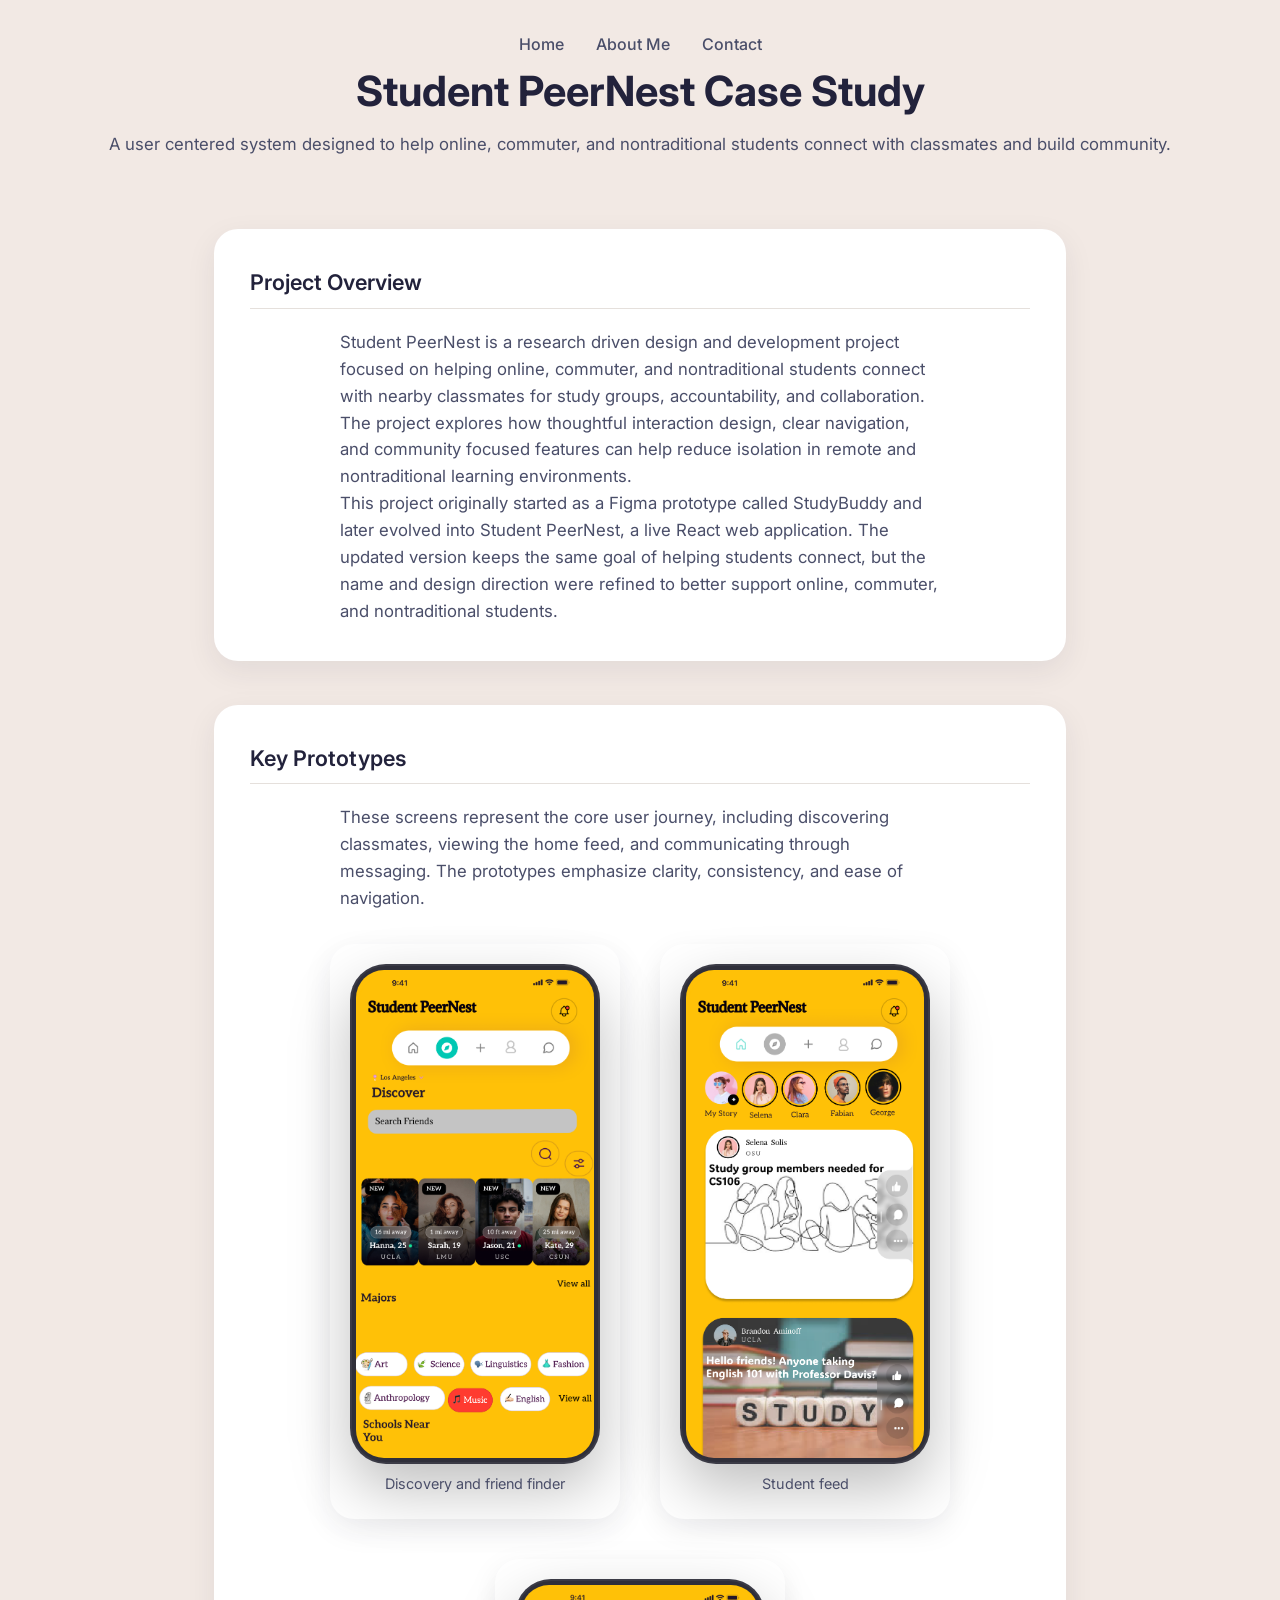
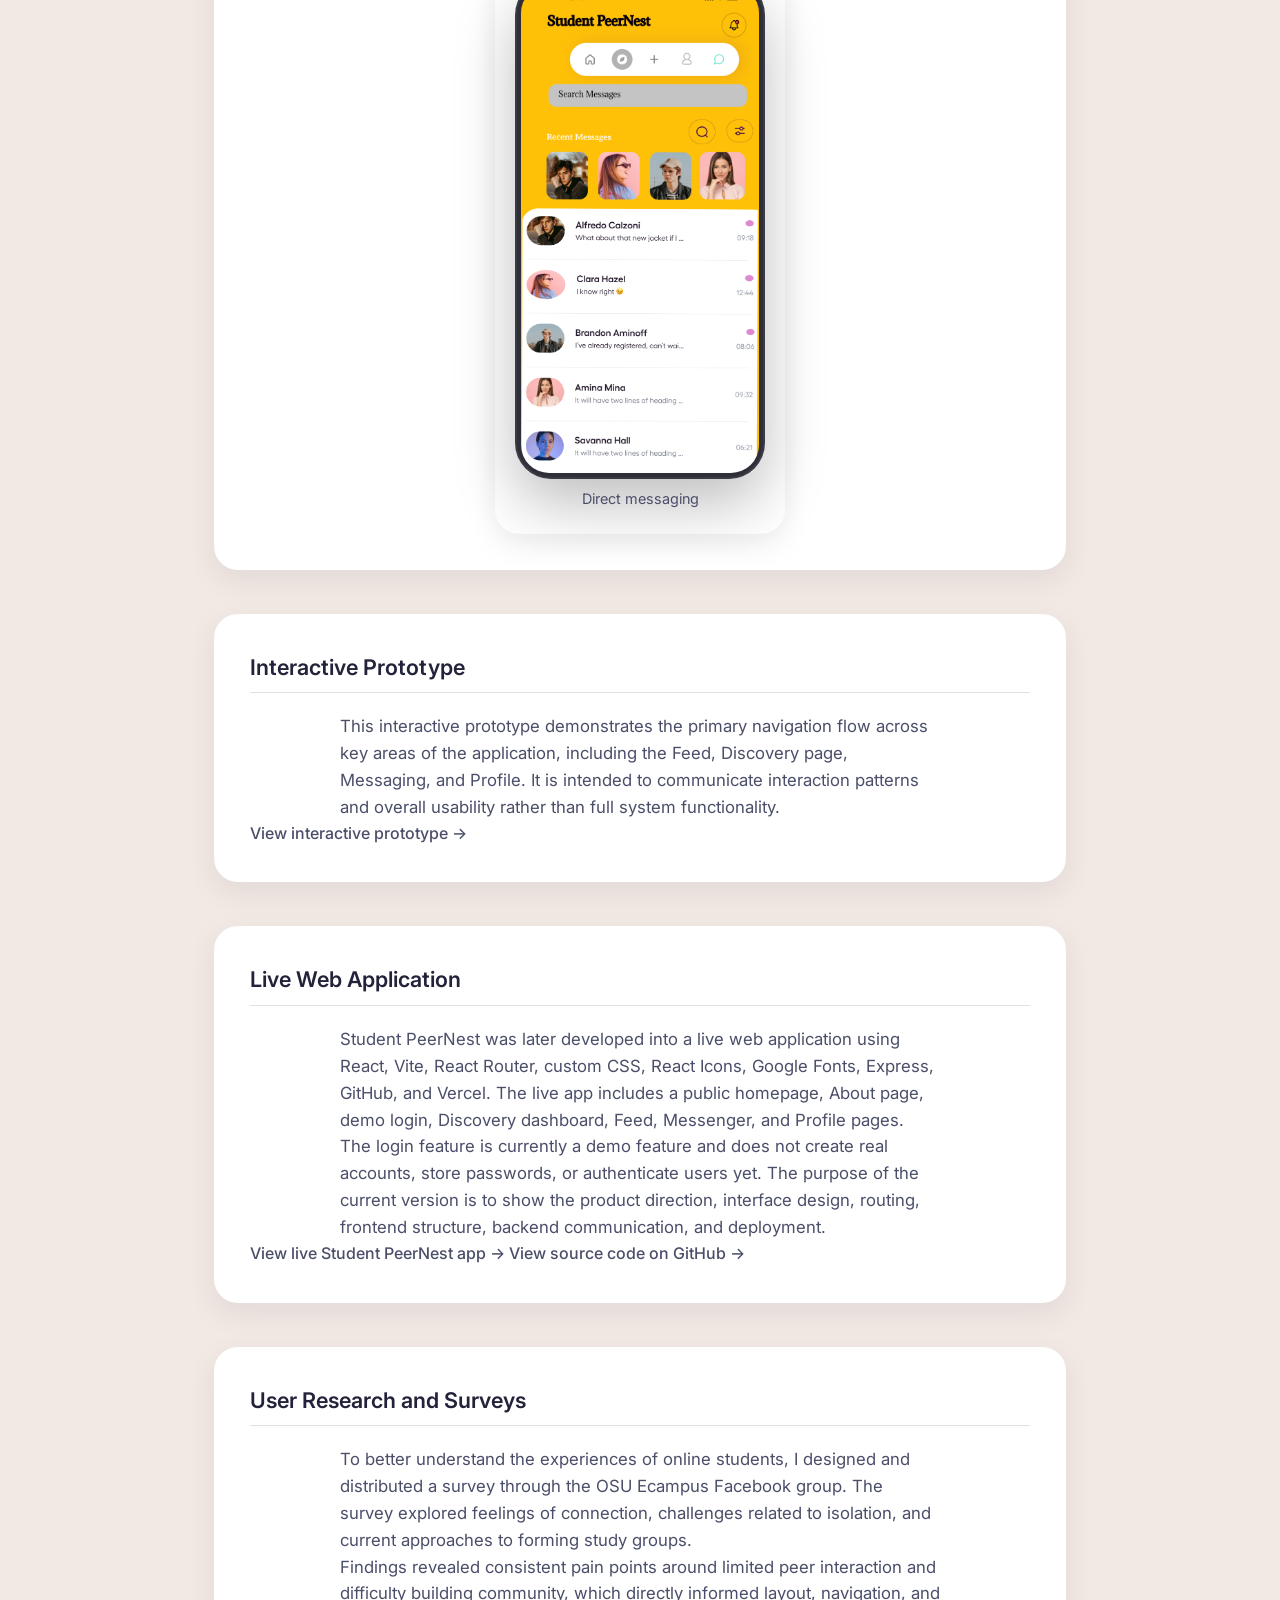
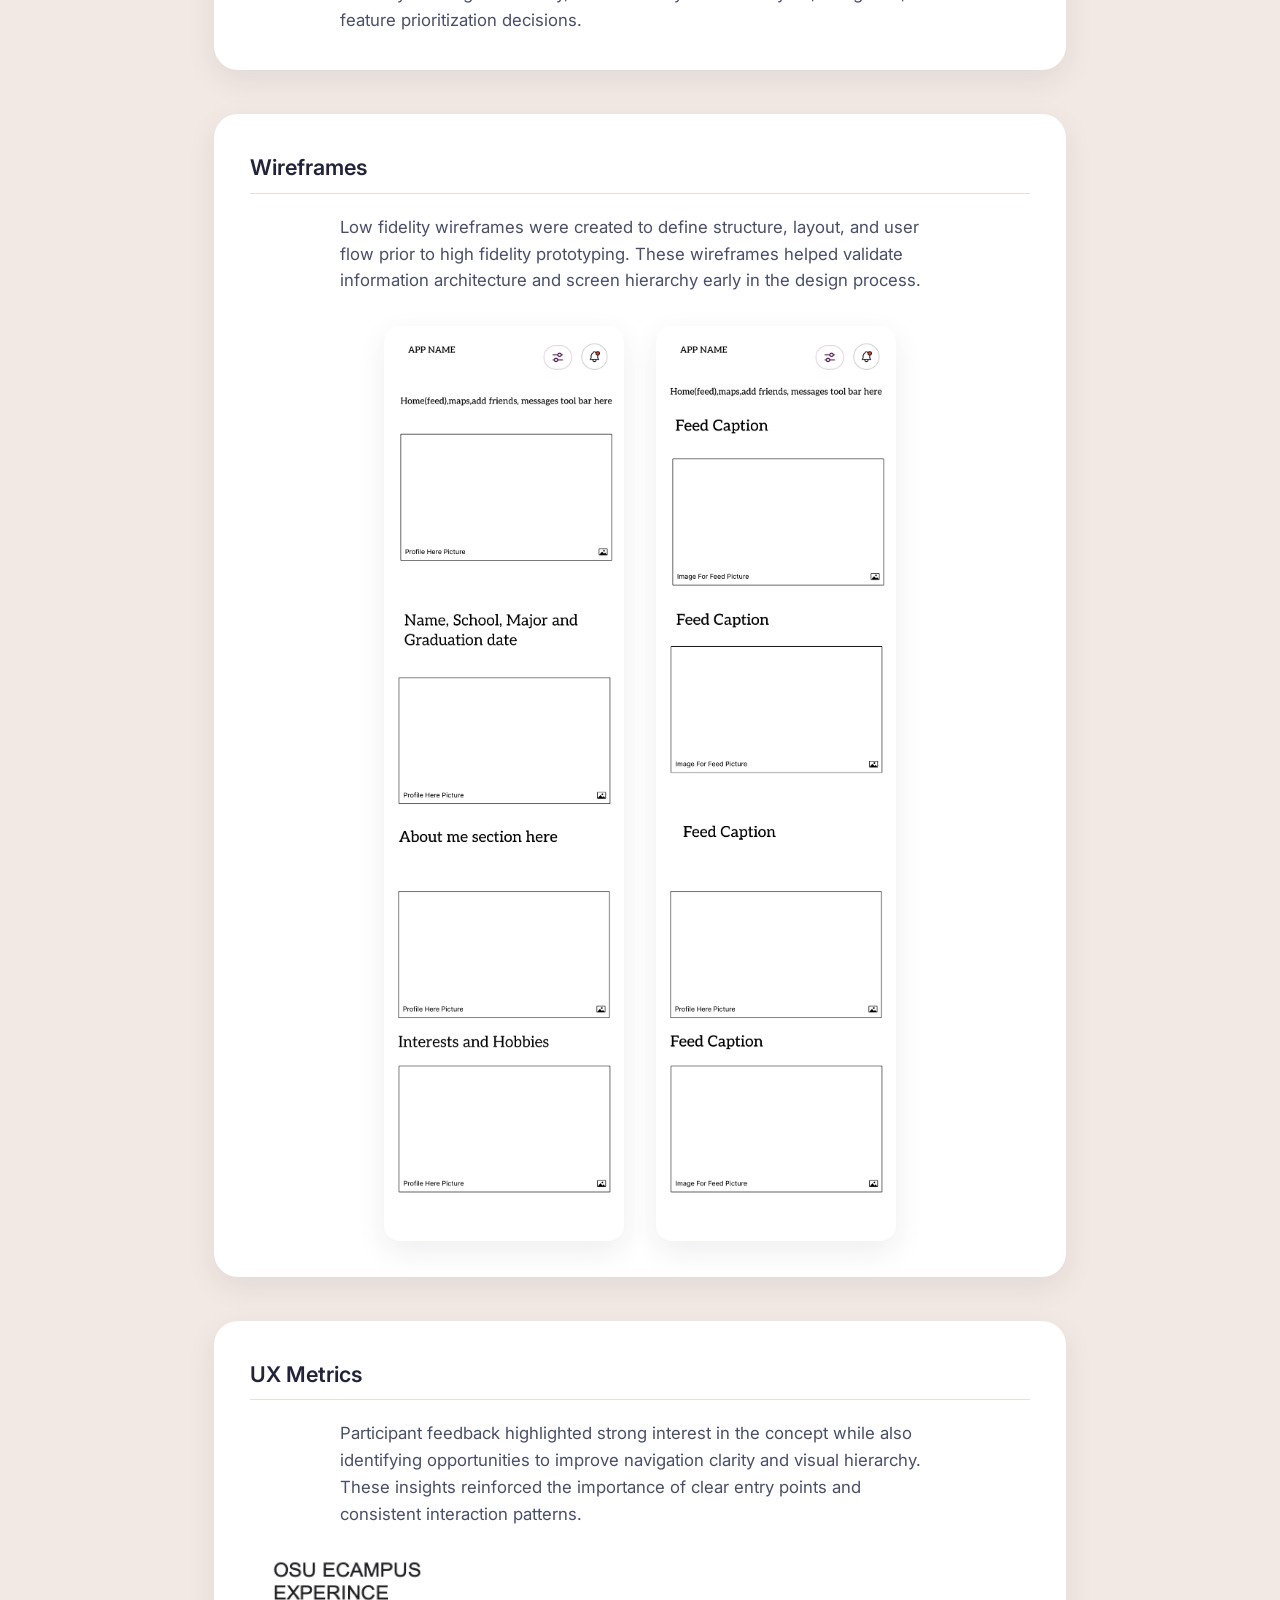
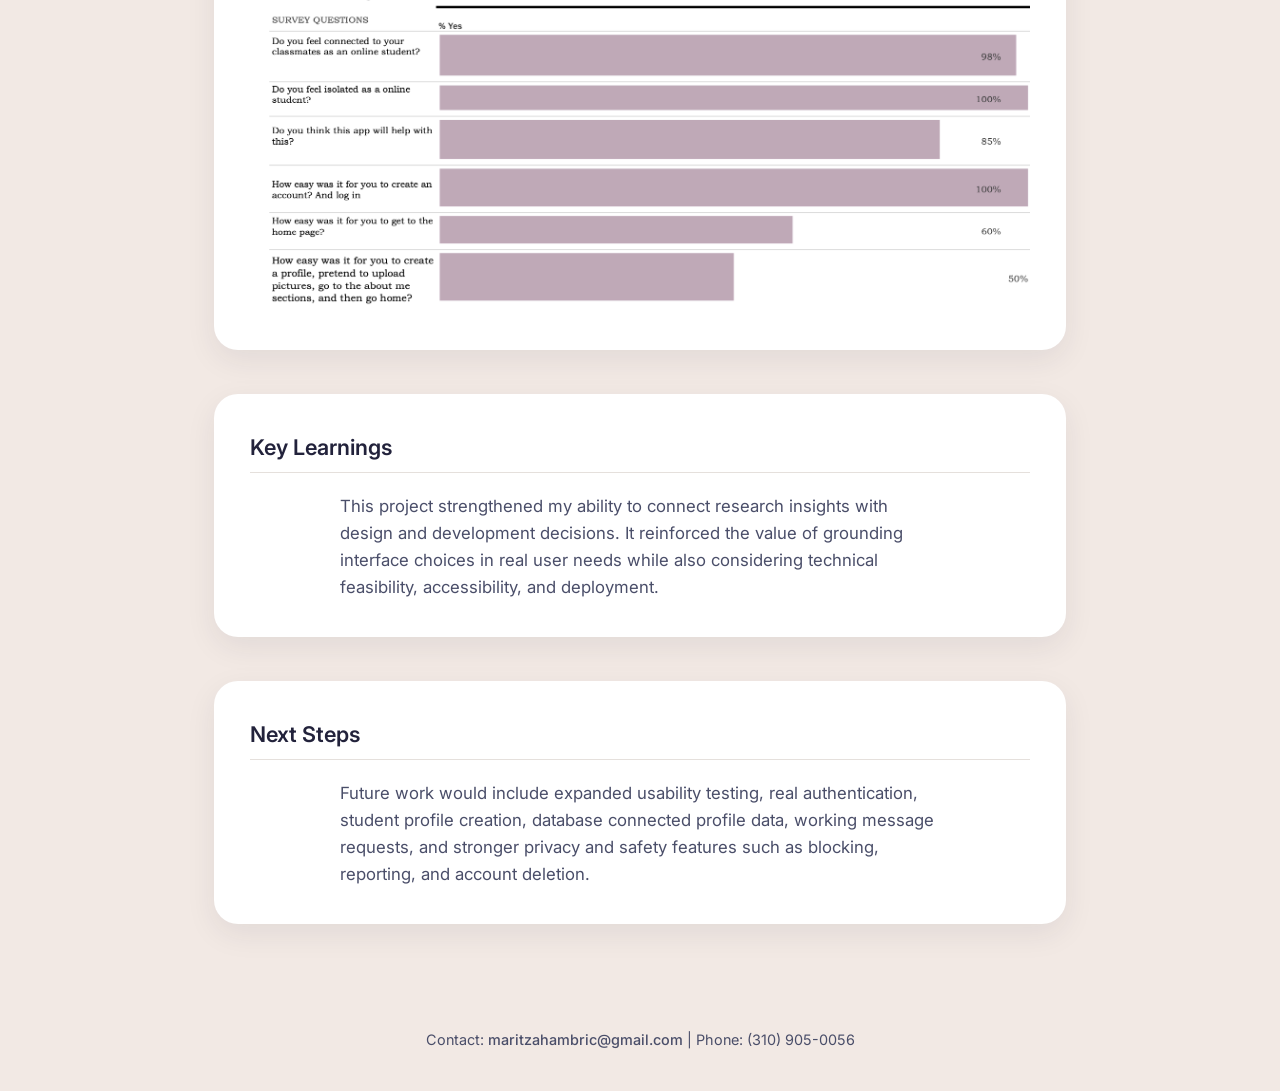
<file: studybuddy.html>
<!DOCTYPE html>
<html lang="en">
<head>
  <meta charset="UTF-8" />
  <meta name="viewport" content="width=device-width, initial-scale=1" />

  <title>Student PeerNest Case Study | Maritza D Hambric</title>

  <link
    href="https://fonts.googleapis.com/css2?family=Inter:wght@400;500;600;700&display=swap"
    rel="stylesheet"
  />
  <link rel="stylesheet" href="styles.css" />
</head>

<body>
  <!-- Header -->
  <header>
    <nav>
      <ul>
        <li><a href="index.html">Home</a></li>
        <li><a href="about.html">About Me</a></li>
        <li><a href="contact.html">Contact</a></li>
      </ul>
    </nav>

    <h1>Student PeerNest Case Study</h1>
    <p class="hero-subtitle">
      A user centered system designed to help online, commuter, and nontraditional students connect with classmates and build community.
    </p>
  </header>

  <!-- Main content -->
  <main class="about-container">

    <!-- Project Overview -->
    <section class="about-section">
      <h2 class="section-title">Project Overview</h2>
      <p>
        Student PeerNest is a research driven design and development project focused on helping
        online, commuter, and nontraditional students connect with nearby classmates for study
        groups, accountability, and collaboration. The project explores how thoughtful interaction
        design, clear navigation, and community focused features can help reduce isolation in
        remote and nontraditional learning environments.
      </p>

      <p>
        This project originally started as a Figma prototype called StudyBuddy and later evolved
        into Student PeerNest, a live React web application. The updated version keeps the same
        goal of helping students connect, but the name and design direction were refined to better
        support online, commuter, and nontraditional students.
      </p>
    </section>

    <!-- Key Prototypes -->
    <section class="about-section">
      <h2 class="section-title">Key Prototypes</h2>

      <p>
        These screens represent the core user journey, including discovering classmates, viewing
        the home feed, and communicating through messaging. The prototypes emphasize clarity,
        consistency, and ease of navigation.
      </p>

      <div class="prototype-row">
        <figure>
          <div class="phone-frame">
            <div class="prototype-phone">
              <img
                src="images/Discovery page.png"
                alt="Student PeerNest discovery screen for finding classmates nearby"
              />
            </div>
          </div>
          <figcaption>Discovery and friend finder</figcaption>
        </figure>

        <figure>
          <div class="phone-frame">
            <div class="prototype-phone">
              <img
                src="images/Home Page.png"
                alt="Student PeerNest home feed prototype"
              />
            </div>
          </div>
          <figcaption>Student feed</figcaption>
        </figure>

        <figure>
          <div class="phone-frame">
            <div class="prototype-phone">
              <img
                src="images/Messanger.png"
                alt="Student PeerNest direct messaging prototype"
              />
            </div>
          </div>
          <figcaption>Direct messaging</figcaption>
        </figure>
      </div>
    </section>

    <!-- Interactive Prototype -->
    <section class="about-section">
      <h2 class="section-title">Interactive Prototype</h2>
      <p>
        This interactive prototype demonstrates the primary navigation flow across key areas of
        the application, including the Feed, Discovery page, Messaging, and Profile. It is intended
        to communicate interaction patterns and overall usability rather than full system
        functionality.
      </p>

      <a href="prototype.html" class="project-link">
        View interactive prototype
      </a>
    </section>

    <!-- Live Web App -->
    <section class="about-section">
      <h2 class="section-title">Live Web Application</h2>

      <p>
        Student PeerNest was later developed into a live web application using React, Vite,
        React Router, custom CSS, React Icons, Google Fonts, Express, GitHub, and Vercel. The
        live app includes a public homepage, About page, demo login, Discovery dashboard,
        Feed, Messenger, and Profile pages.
      </p>

      <p>
        The login feature is currently a demo feature and does not create real accounts, store
        passwords, or authenticate users yet. The purpose of the current version is to show the
        product direction, interface design, routing, frontend structure, backend communication,
        and deployment.
      </p>

      <a href="https://student-peernest-rho.vercel.app" target="_blank" class="project-link">
        View live Student PeerNest app
      </a>

      <a href="https://github.com/mhambric/Student-PeerNest" target="_blank" class="project-link">
        View source code on GitHub
      </a>
    </section>

    <!-- User Research -->
    <section class="about-section">
      <h2 class="section-title">User Research and Surveys</h2>

      <p>
        To better understand the experiences of online students, I designed and distributed a
        survey through the OSU Ecampus Facebook group. The survey explored feelings of
        connection, challenges related to isolation, and current approaches to forming study
        groups.
      </p>

      <p>
        Findings revealed consistent pain points around limited peer interaction and difficulty
        building community, which directly informed layout, navigation, and feature prioritization
        decisions.
      </p>
    </section>

    <!-- Wireframes -->
    <section class="about-section">
      <h2 class="section-title">Wireframes</h2>

      <p>
        Low fidelity wireframes were created to define structure, layout, and user flow prior to
        high fidelity prototyping. These wireframes helped validate information architecture and
        screen hierarchy early in the design process.
      </p>

      <div class="wireframe-row">
        <img src="images/WIRE FRAME.png" alt="Student PeerNest wireframe first iteration" />
        <img src="images/WIRE FRAME 2.png" alt="Student PeerNest wireframe second iteration" />
      </div>
    </section>

    <!-- UX Metrics -->
    <section class="about-section">
      <h2 class="section-title">UX Metrics</h2>

      <p>
        Participant feedback highlighted strong interest in the concept while also identifying
        opportunities to improve navigation clarity and visual hierarchy. These insights reinforced
        the importance of clear entry points and consistent interaction patterns.
      </p>

      <img
        src="images/metrics-chart.png"
        alt="Student PeerNest UX metrics summary"
        style="max-width: 100%; margin-top: 1.5rem; border-radius: 12px;"
      />
    </section>

    <!-- Key Learnings -->
    <section class="about-section">
      <h2 class="section-title">Key Learnings</h2>

      <p>
        This project strengthened my ability to connect research insights with design and
        development decisions. It reinforced the value of grounding interface choices in real user
        needs while also considering technical feasibility, accessibility, and deployment.
      </p>
    </section>

    <!-- Next Steps -->
    <section class="about-section">
      <h2 class="section-title">Next Steps</h2>

      <p>
        Future work would include expanded usability testing, real authentication, student profile
        creation, database connected profile data, working message requests, and stronger privacy
        and safety features such as blocking, reporting, and account deletion.
      </p>
    </section>

  </main>

  <!-- Footer -->
  <footer>
    <p>
      Contact:
      <a href="mailto:maritzahambric@gmail.com">maritzahambric@gmail.com</a>
      | Phone: (310) 905-0056
    </p>
  </footer>
</body>
</html>
</file>
<file: styles.css>
/* Reset */
* {
  margin: 0;
  padding: 0;
  box-sizing: border-box;
}

/* Theme variables */
:root {
  --bg-main: #f2e9e4;
  --bg-surface: #ffffff;

  --text-primary: #22223b;
  --text-secondary: #4a4e69;

  --accent: #4a4e69;
  --accent-hover: #22223b;

  --border-light: #e5e0dc;

  --shadow-soft: 0 10px 30px rgba(34, 34, 59, 0.08);
  --shadow-hover: 0 20px 40px rgba(34, 34, 59, 0.12);
}

/* Base styles */
body {
  font-family: 'Inter', system-ui, -apple-system, BlinkMacSystemFont, sans-serif;
  line-height: 1.6;
  background-color: var(--bg-main);
  color: var(--text-primary);
}

/* Header */
header {
  padding: 2rem 1rem 1.25rem;
  text-align: center;

}

header h1 {
  font-size: 2.6rem;
  font-weight: 700;
  margin-bottom: 0.4rem;
}

.hero-subtitle {
  font-size: 1.05rem;
  color: var(--text-secondary);
  margin-bottom: 0.5rem;

}

/* Navigation */
nav ul {
  list-style: none;
  display: flex;
  justify-content: center;
  gap: 2rem;

}

nav a {
  text-decoration: none;
  font-weight: 500;
  color: var(--text-secondary);
  transition: color 0.2s ease;

}

nav a:hover {
  color: var(--accent-hover);
}

/* Main layout */
section {
  max-width: 1100px;
  margin: 2.75rem auto;
  padding: 0 1.5rem;
}

main.about-container {
  max-width: 900px;
  margin: 1rem auto 4rem;
  padding: 0 1.5rem;
}

/* Headings */
h2 {
  font-size: 2rem;
  font-weight: 700;
  margin-bottom: 1.5rem;
}

/* Case study card (home page) */
.case-study-card {
  max-width: 900px;
  margin: 0 auto 3rem;
  background-color: var(--bg-surface);
  padding: 3rem;
  border-radius: 24px;
  box-shadow: var(--shadow-soft);

  display: grid;
  grid-template-columns: auto 1fr;
  align-items: center;
  gap: 3rem;

  transition: transform 0.25s ease, box-shadow 0.25s ease;
}

.case-study-card:hover {
  transform: translateY(-4px);
  box-shadow: var(--shadow-hover);
}

.case-study-card figure {
  max-width: 260px;
}

.case-study-card img {
  width: 100%;
  height: auto;
  border-radius: 22px;
  object-fit: contain;
  box-shadow: 0 8px 24px rgba(34, 34, 59, 0.12);
}

.case-study-content {
  display: flex;
  flex-direction: column;
}

.case-study-card h3 {
  font-size: 1.9rem;
  font-weight: 700;
  margin-bottom: 0.5rem;
}

.case-study-tagline {
  font-size: 1rem;
  color: var(--text-secondary);
  margin-bottom: 1.25rem;
}

.short-description {
  font-size: 1.05rem;
  color: var(--text-secondary);
  max-width: 420px;
  margin-bottom: 1.25rem;
}

/* Case study page sections */
.about-section {
  background-color: var(--bg-surface);
  padding: 2.25rem;
  border-radius: 24px;
  box-shadow: var(--shadow-soft);
  margin-bottom: 2.25rem;
}

.section-title {
  font-size: 1.35rem;
  font-weight: 600;
  margin-bottom: 1.25rem;
  padding-bottom: 0.5rem;
  border-bottom: 1px solid var(--border-light);
}

.about-section p {
  font-size: 1.05rem;
  color: var(--text-secondary);
  margin-bottom: 1rem;
}

/* Prototype grid */
.figma-screens {
  display: grid;
  grid-template-columns: repeat(3, 1fr);
  gap: 2.5rem;
  justify-items: center;
  margin-top: 2rem;
}

.figma-screens figure {
  text-align: center;
}

.figma-screens img {
  width: 100%;
  max-width: 160px;
  border-radius: 18px;
  box-shadow: var(--shadow-soft);
}

.figma-screens figcaption {
  margin-top: 0.5rem;
  font-size: 0.9rem;
  color: var(--text-secondary);
}

/* Wireframes */

.wireframe-row {
  display: flex;
  justify-content: center;
  gap: 2rem;
  margin-top: 2rem;
  flex-wrap: wrap;
}

.wireframe-row img {
  width: 50%;
  max-width: 240px;
  height: auto;
  border-radius: 16px;
  box-shadow: var(--shadow-soft);
}


/* Links */
.read-more,
.project-link {
  background: none;
  border: none;
  padding: 0;
  font-weight: 500;
  color: var(--accent);
  text-decoration: none;
}

.read-more:hover,
.project-link:hover {
  color: var(--accent-hover);
}

.read-more::after,
.project-link::after {
  content: " →";
}

a {
  color: var(--accent);
  text-decoration: none;
}

a:hover {
  text-decoration: underline;
}

/* Footer */
footer {
  text-align: center;
  padding: 2.5rem 1rem;
  font-size: 0.9rem;
  color: var(--text-secondary);
}

footer a {
  font-weight: 500;
  color: var(--accent);
}

footer a:hover {
  color: var(--accent-hover);
}

/* Responsive */
@media (max-width: 768px) {
  .case-study-card {
    grid-template-columns: 1fr;
    text-align: center;
    padding: 2.25rem;
  }

  .case-study-card figure {
    margin: 0 auto 1.5rem;
  }

  .figma-screens {
    grid-template-columns: repeat(2, 1fr);
  }
}

/* Key prototype row */
.prototype-row {
  display: flex;
  justify-content: center;
  align-items: flex-start;
  gap: 2.5rem;
  margin-top: 2rem;
  flex-wrap: wrap;
}

.prototype-row figure {
  text-align: center;
}

.prototype-row img {
  width: 100%;
  max-width: 300px;
  height: auto;
  border-radius: 30px;
  box-shadow: var(--shadow-soft);
}

.prototype-row figcaption {
  margin-top: 0.5rem;
  font-size: 0.9rem;
  color: var(--text-secondary);
}

/* Prototype card background */
.prototype-row figure {
  background-color: var(--bg-surface);
  padding: 1.25rem 1.25rem 1.5rem;
  border-radius: 24px;
  box-shadow: var(--shadow-soft);
  display: flex;
  flex-direction: column;
  align-items: center;
}


/* Contact page form layout */
#contact-form {
  display: grid;
  grid-template-columns: 1fr;
  gap: 1.25rem;
  max-width: 500px;
  margin: 0 auto;
}

/* Labels */
#contact-form label {
  font-size: 0.95rem;
  font-weight: 500;
  color: var(--text-secondary);
}

/* Inputs & textarea */
#contact-form input,
#contact-form textarea {
  width: 100%;
  padding: 0.75rem 0.85rem;
  font-size: 0.95rem;
  border-radius: 10px;
  border: 1px solid var(--border-light);
  font-family: inherit;
}

#contact-form textarea {
  resize: vertical;
  min-height: 120px;
}

/* Submit button */
.submit-button {
  margin-top: 0.5rem;
  padding: 0.75rem 1.25rem;
  font-size: 0.95rem;
  font-weight: 600;
  border-radius: 999px;
  border: none;
  background-color: var(--accent);
  color: white;
  cursor: pointer;
  align-self: flex-start;
}

.submit-button:hover {
  background-color: var(--accent-hover);
}

/* Center text sections on contact page */
.about-section p {
  max-width: 600px;
  margin: 0 auto;
}

/* Scrollable prototype phone */
.prototype-phone {
  width: 220px;
  height: 460px;
  border-radius: 28px;
  overflow-y: auto;



  /* Hide scrollbar (cross-browser) */
  scrollbar-width: none;        /* Firefox */
  -ms-overflow-style: none;     /* IE & Edge */
}

/* Hide scrollbar (Chrome, Safari) */
.prototype-phone::-webkit-scrollbar {
  display: none;
}

/* Image inside phone */
.prototype-phone img {
  width: 300%;
  height: auto;
  display: block;
}

/* Phone frame wrapper */
.phone-frame {
  width: 250px;
  height: 500px;
  background: #2f2f3a; /* dark phone body */
  border-radius: 36px;
  padding: 6px;

  display: flex;
  align-items: center;
  justify-content: center;

  box-shadow:
    0 25px 60px rgba(0, 0, 0, 0.25),
    inset 0 0 0 2px rgba(255, 255, 255, 0.06);
}

/* Inner scrollable screen */
.prototype-phone {
  width: 100%;
  height: 100%;
  background: #ffc107;
  border-radius: 28px;
  overflow-y: auto;

  scrollbar-width: none;
  -ms-overflow-style: none;
}

.prototype-phone::-webkit-scrollbar {
  display: none;
}

.prototype-phone img {
  width: 100%;
  height: auto;
  display: block;
}

/* Figma prototype embed */
.figma-embed {
  margin-top: 2rem;
  width: 100%;
  height: 700px;
  border-radius: 24px;
  overflow: hidden;
  box-shadow: var(--shadow-soft);
}

.figma-embed iframe {
  width: 100%;
  height: 100%;
  border: none;
}

/* Prototype explanation text */
.prototype-intro {
  max-width: 640px;
  margin: 0 auto 1rem;
  font-size: 1.05rem;
  color: var(--text-secondary);
  text-align: center;
}

.prototype-points {
  max-width: 560px;
  margin: 0 auto 1.5rem;
  padding-left: 1.2rem;
  color: var(--text-secondary);
}

.prototype-points li {
  margin-bottom: 0.5rem;
  line-height: 1.5;
}

.prototype-note {
  max-width: 560px;
  margin: 0 auto 2rem;
  font-size: 0.95rem;
  color: var(--text-secondary);
  text-align: center;
}


.prototype-hint {
  text-align: center;
  font-size: 0.9rem;
  color: var(--text-secondary);
  margin-bottom: 1rem;
}

.about-list {
  margin-top: 0.75rem;
  padding-left: 1.25rem;
}

.about-list li {
  margin-bottom: 0.6rem;
  line-height: 1.5;
}

/* Contact form layout */
#contact form {
  display: flex;
  flex-direction: column;
  gap: 12px;
  max-width: 500px;
  margin: 0 auto;
}

/* Contact form labels */
#contact label {
  font-weight: 500;
  margin-top: 8px;
}

/* Contact form inputs and textarea */
#contact input,
#contact textarea {
  width: 100%;
  padding: 10px 12px;
  font-size: 1rem;
  border-radius: 6px;
  border: 1px solid #ccc;
  font-family: inherit;
}

/* Textarea behavior */
#contact textarea {
  resize: vertical;
}

/* Submit button alignment */
.submit-button {
  margin-top: 16px;
  align-self: flex-start;
}

/* Makes the Student PeerNest live app screenshot fit better inside the phone */
.live-app-preview .prototype-phone img {
  width: 100%;
  height: 100%;
  object-fit: cover;
  object-position: 30% top;
}

/* Slightly shortens the phone frame so the preview feels less empty */
.live-app-preview .phone-frame {
  height: 470px;
}
</file>
